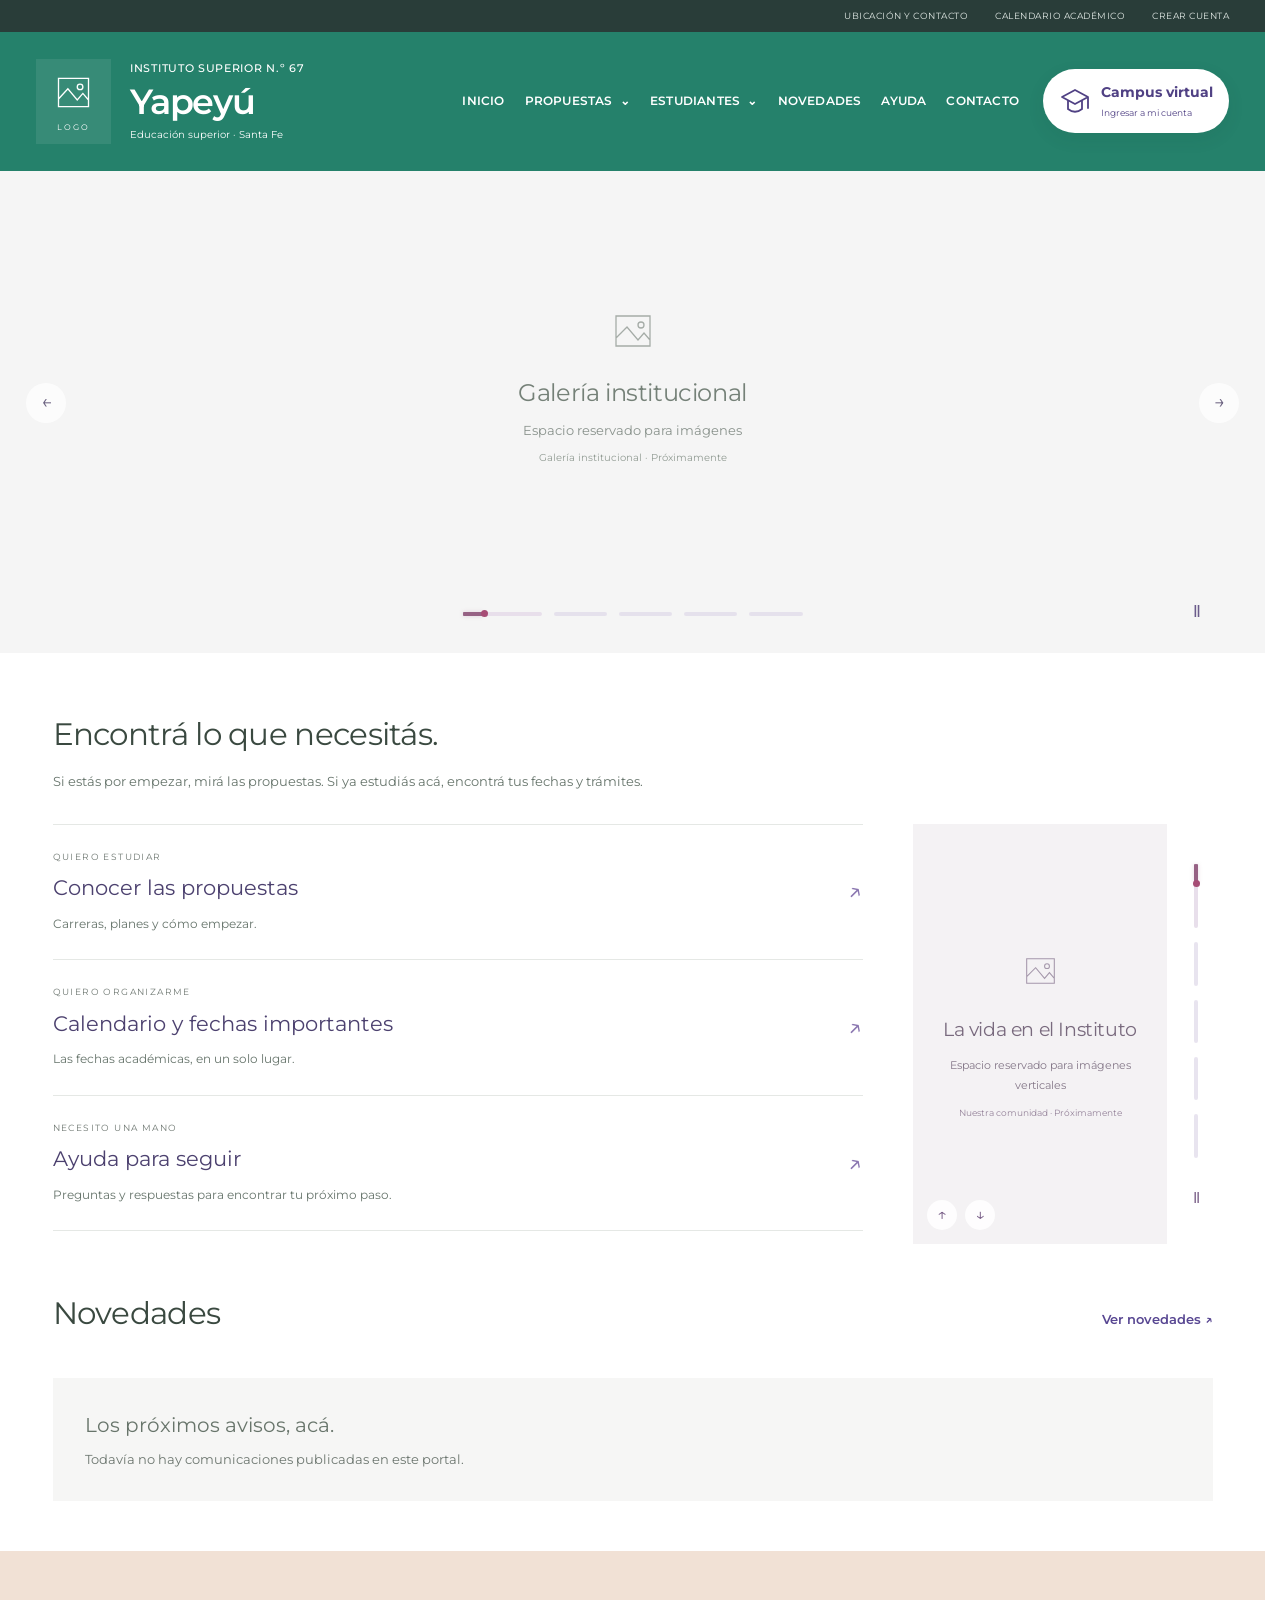
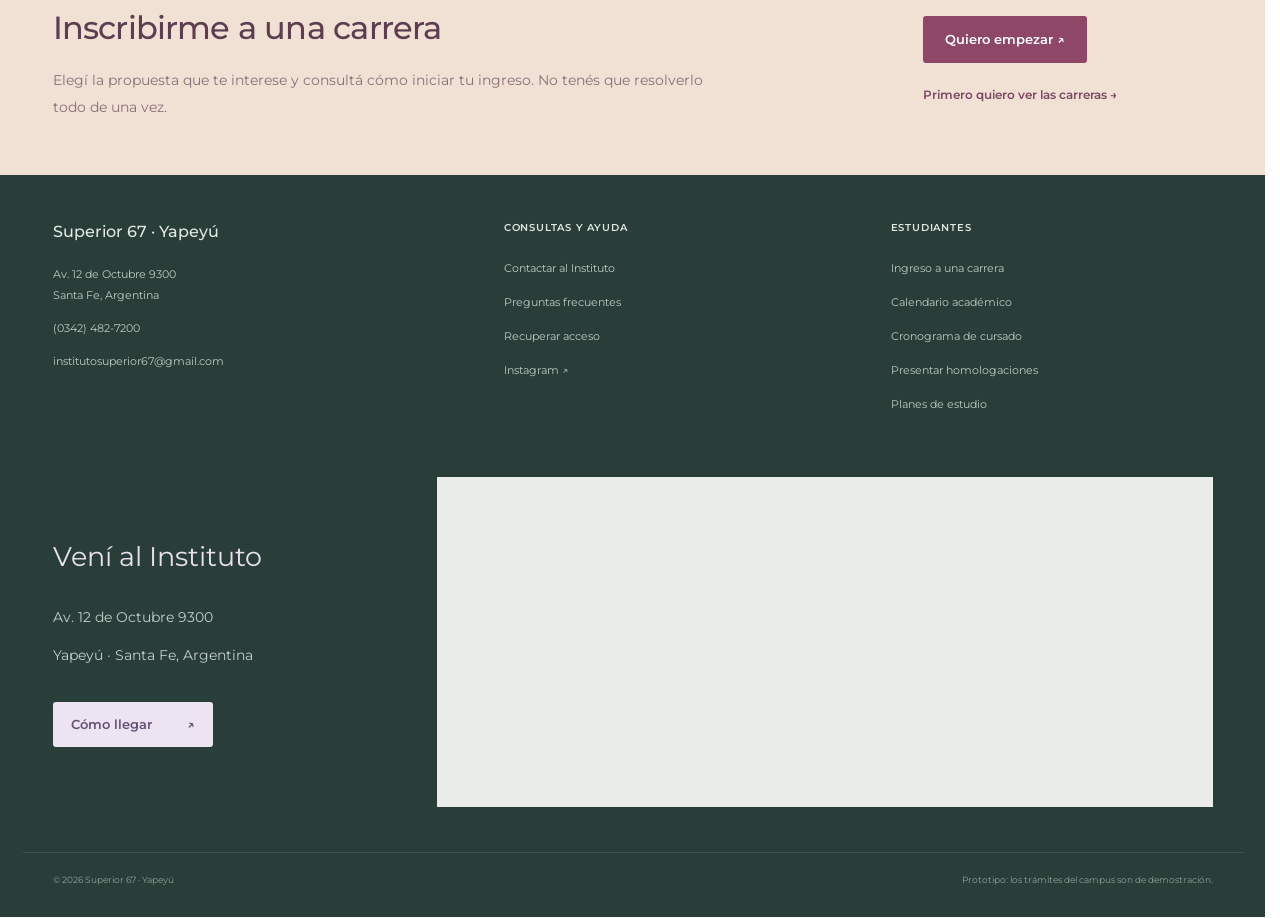
<file: index.html>
<!doctype html>
<html lang="es">

<head>
  <meta charset="utf-8">
  <meta name="viewport" content="width=device-width, initial-scale=1">
  <meta name="description"
    content="Instituto Superior 67 Yapeyú. Propuestas, ingreso, calendario académico, cronograma y consultas.">
  <meta name="theme-color" content="#25816b">
  <title>Instituto Superior N.º 67 · Yapeyú</title>
  <link rel="preconnect" href="https://fonts.googleapis.com">
  <link href="https://fonts.googleapis.com/css2?family=Montserrat:wght@300;400;500;600;700;800&display=swap"
    rel="stylesheet">
  <link rel="stylesheet" href="https://cdnjs.cloudflare.com/ajax/libs/font-awesome/6.5.1/css/all.min.css">
  <!-- 1. Estilos heredados: sólo necesarios para los paneles del campus. -->
  <link rel="stylesheet" href="css/styles.css">
  <link rel="stylesheet" href="css/unificado.css">
  <!-- 2. Diseño público actual: una única hoja ordenada por componente. -->
  <link rel="stylesheet" href="css/publico67.css">
</head>

<body data-surface="public">
  <div class="page-scroll-progress" aria-hidden="true"></div>
  <a class="skip-link" href="#mainHome">Saltar al contenido principal</a>

  <!-- CABECERA: marca institucional, navegación y acceso al campus. -->
  <div class="institution-shell">
    <nav class="utility-bar" aria-label="Accesos institucionales">
      <div class="header-width">
        <button data-route="contacto">UBICACIÓN Y CONTACTO</button>
        <button data-route="calendario">CALENDARIO ACADÉMICO</button>
        <button data-campus="register">CREAR CUENTA</button>
      </div>
    </nav>
    <header class="site-header">
      <div class="header-width header-layout">
        <button class="site-brand" data-route="inicio" aria-label="Instituto Superior 67 Yapeyú, ir al inicio">
          <!-- LOGO: reemplazar este molde por un img del escudo oficial. No se inventó un logo. -->
          <span class="logo-mould" aria-label="Espacio para el logo oficial">
            <svg viewBox="0 0 48 48" fill="none" aria-hidden="true">
              <path d="M8 9h32v30H8V9Zm0 22 10-11 10 12 6-7 6 7" stroke="currentColor" stroke-width="1.4" />
              <circle cx="31" cy="18" r="3" stroke="currentColor" stroke-width="1.4" />
            </svg>
            <small>LOGO</small>
          </span>
          <span class="brand-copy"><span>INSTITUTO SUPERIOR N.º 67</span><strong>Yapeyú</strong><small>Educación
              superior · Santa Fe</small></span>
        </button>
        <nav class="public-nav" aria-label="Navegación principal">
          <button id="menuToggle" class="mobile-menu" aria-expanded="false" aria-controls="mainMenu">☰ MENÚ</button>
          <ul id="mainMenu" class="main-menu">
            <li><button data-route="inicio">INICIO</button></li>
            <li class="has-dropdown">
              <button class="nav-trigger" aria-expanded="false" aria-controls="proposalMenu">PROPUESTAS <span
                  aria-hidden="true">⌄</span></button>
              <ul class="dropdown" id="proposalMenu">
                <li><button data-route="carreras">Toda la propuesta académica</button></li>
                <li><button data-route="terciarios">Terciarios</button></li>
                <li><button data-route="profesorados">Profesorados</button></li>
                <li><button data-route="planes">Planes de estudio</button></li>
              </ul>
            </li>
            <li class="has-dropdown">
              <button class="nav-trigger" aria-expanded="false" aria-controls="studentMenu">ESTUDIANTES <span
                  aria-hidden="true">⌄</span></button>
              <ul class="dropdown" id="studentMenu">
                <li><button data-route="inscripcion">Inscripción a una carrera</button></li>
                <li><button data-route="calendario">Calendario académico</button></li>
                <li><button data-route="cronograma">Cronograma de cursado</button></li>
                <li><button data-route="homologaciones">Presentar homologaciones</button></li>
                <li><button data-campus="student-enroll">Inscripción a materias · Campus</button></li>
                <li><button data-campus="student-finals">Mesas de examen · Campus</button></li>
                <li><button data-route="normativas">Normativas y correlatividades</button></li>
              </ul>
            </li>
            <li><button data-route="novedades">NOVEDADES</button></li>
            <li><button data-route="ayuda">AYUDA</button></li>
            <li><button data-route="contacto">CONTACTO</button></li>
          </ul>
        </nav>
        <button class="campus-access" data-campus="login">
          <svg viewBox="0 0 32 32" fill="none" aria-hidden="true">
            <path d="m3 12 13-7 13 7-13 7-13-7Z" stroke="currentColor" stroke-width="1.8" stroke-linejoin="round" />
            <path d="M9 16v8c5 4 9 4 14 0v-8M29 13v10" stroke="currentColor" stroke-width="1.8"
              stroke-linecap="round" />
          </svg>
          <span><strong>Campus virtual</strong><small>Ingresar a mi cuenta</small></span><span class="campus-chevron"
            aria-hidden="true">↗</span>
        </button>
      </div>
    </header>
  </div>

  <!-- INICIO: imágenes pendientes, orientación y un solo llamado al ingreso al final. -->
  <div id="publicSite">
    <main id="mainHome">
      <h1 class="visually-hidden">Tu recorrido en el Superior 67 · Yapeyú</h1>
      <section id="gallery" class="gallery" aria-roledescription="carrusel" aria-label="Galería institucional">
        <div id="galleryTrack" class="gallery-track"></div>
        <div class="gallery-overlay-controls"><button id="galleryPrevious" class="gallery-arrow previous"
            aria-label="Imagen anterior">←</button><button id="galleryNext" class="gallery-arrow next"
            aria-label="Imagen siguiente">→</button></div>
        <div class="gallery-bottom page-width">
          <div id="galleryProgress" class="gallery-progress" aria-label="Elegir imagen"></div><button id="galleryPause"
            class="gallery-pause" aria-label="Pausar galería" aria-pressed="false">Ⅱ</button>
        </div>
      </section>

      <section class="home-orientation page-width">
        <header class="home-section-title reveal">
          <h2>Encontrá lo que necesitás.</h2>
          <p>Si estás por empezar, mirá las propuestas. Si ya estudiás acá, encontrá tus fechas y trámites.</p>
        </header>
        <div class="orientation-layout">
          <div class="orientation-links">
            <button class="orientation-row reveal" data-route="carreras"><span><small>QUIERO
                  ESTUDIAR</small><strong>Conocer las propuestas</strong><span>Carreras, planes y cómo
                  empezar.</span></span><b aria-hidden="true">↗</b></button>
            <button class="orientation-row reveal" data-route="calendario"><span><small>QUIERO
                  ORGANIZARME</small><strong>Calendario y fechas importantes</strong><span>Las fechas académicas, en un
                  solo lugar.</span></span><b aria-hidden="true">↗</b></button>
            <button class="orientation-row reveal" data-route="ayuda"><span><small>NECESITO UNA
                  MANO</small><strong>Ayuda para seguir</strong><span>Preguntas y respuestas para encontrar tu próximo
                  paso.</span></span><b aria-hidden="true">↗</b></button>
          </div>
          <aside id="portraitGallery" class="home-media portrait-gallery reveal" aria-roledescription="carrusel"
            aria-label="Galería vertical de la comunidad">
            <div class="portrait-viewport">
              <div id="portraitTrack" class="portrait-track"></div>
            </div>
            <div class="portrait-controls">
              <div id="portraitProgress" class="portrait-progress" aria-label="Elegir imagen vertical"></div><button
                id="portraitPause" class="portrait-pause" type="button" aria-label="Pausar galería vertical"
                aria-pressed="false">Ⅱ</button>
            </div>
            <div class="portrait-arrows"><button id="portraitPrevious" type="button"
                aria-label="Imagen vertical anterior">↑</button><button id="portraitNext" type="button"
                aria-label="Imagen vertical siguiente">↓</button></div>
          </aside>
        </div>
      </section>

      <section class="home-news page-width reveal">
        <header class="home-section-title inline-title">
          <div>
            <h2>Novedades</h2>
          </div><button class="action-link" data-route="novedades">Ver novedades ↗</button>
        </header>
        <div class="news-empty">
          <h3>Los próximos avisos, acá.</h3>
          <p>Todavía no hay comunicaciones publicadas en este portal.</p>
        </div>
      </section>


      <!-- ÚNICO INGRESO DEL INICIO. Franja de extremo a extremo, sin número 01. -->
      <section class="home-enrollment" id="ingreso">
        <div class="page-width reveal">
          <div>
            <h2>Inscribirme a una carrera</h2>
            <p>Elegí la propuesta que te interese y consultá cómo iniciar tu ingreso. No tenés que resolverlo todo de
              una vez.</p>
          </div>
          <div class="actions"><button class="action-button" data-route="inscripcion">Quiero empezar ↗</button><button
              class="action-link" data-route="carreras">Primero quiero ver las carreras →</button></div>
        </div>
      </section>
    </main>
  </div>
  <!-- Contenedor de páginas públicas: el router conserva un único encabezado por sección. -->
  <div class="hidden public-info" id="publicInfoView">
    <main class="public-info-main" id="publicInfoContent"></main>
  </div>
  <!-- CAMPUS DE DEMOSTRACIÓN: autenticación y perfiles originales. Conectar a backend antes de uso real. -->
  <div class="hidden" id="authView">
    <header class="topbar">
      <div class="brand"><span class="brand67 brand67-small" aria-hidden="true">67<span>ISP</span></span>
        <div>Instituto Superior N.º 67<small>Acceso al sistema</small></div>
      </div>
      <button class="btn btn-outline" onclick="backPublic()">Volver al inicio</button>
    </header>
    <div class="auth-shell">
      <div class="auth-card">
        <div class="auth-side">
          <div class="auth-logo-wrap"><span class="brand67 brand67-small" aria-hidden="true">67<span>ISP</span></span>
            <div><b style="font-size:18px;color:#17316b">Instituto Superior N.º 67</b><small class="muted"
                style="display:block;margin-top:3px">Acceso institucional</small></div>
          </div>
          <h2 id="authSideTitle">Accedé a tu cuenta</h2>
          <p>Ingresá a tu espacio de estudio, consultá tus materias y gestioná tus inscripciones.</p>
          <p class="note">Demostración interactiva: los datos y las operaciones de este portal son de prueba.</p>
          <div class="note">Alumno: inscripciones, materias, finales y aula virtual.<br /><br />Docente: cursos,
            solicitudes, actividades, notas y asistencia.<br /><br />Administrador: cuenta institucional creada por alta
            interna; gestión académica, usuarios, inventario, finales y reportes.</div>
        </div>
        <div class="auth-form">
          <div id="loginForm">
            <h2 style="margin-top:0">Iniciar sesión</h2>
            <p class="muted">Ingresá tus credenciales.</p>
            <div class="field"><label>Usuario o correo</label><input id="loginUser"
                placeholder="Ej.: alumno@sie.edu.ar" /></div>
            <div class="field"><label>Contraseña</label><input id="loginPass" placeholder="Ingresá tu contraseña"
                type="password" /></div>
            <div style="display:flex;justify-content:space-between;align-items:center;margin:6px 0 18px">
              <label style="font-size:13px"><input type="checkbox" /> Recordarme</label>
              <a href="javascript:void(0)" onclick="showAuth('reset');return false"
                style="color:var(--blue);font-size:13px">¿Olvidaste tu contraseña?</a>
            </div>
            <button class="btn btn-primary" onclick="login()" style="width:100%">Ingresar</button>
            <div class="demo-box">
              Demo: <b>alumno@sie.edu.ar</b>, <b>docente@sie.edu.ar</b> o <b>admin@sie.edu.ar</b> · contraseña:
              <b>1234</b>
            </div>
            <p style="text-align:center;margin-top:18px">¿No tenés cuenta? <a href="javascript:void(0)"
                onclick="showAuth('register');return false" style="color:var(--blue)">Registrate</a></p>
          </div>
          <div class="hidden" id="registerForm">
            <h2 style="margin-top:0">Crear cuenta de estudiante</h2>
            <p class="muted">Completá tus datos para solicitar el acceso como alumno del Instituto.</p>
            <div class="note" style="margin-bottom:14px"><b>Importante:</b> el registro público está disponible
              únicamente para estudiantes. Las cuentas de docentes y administradores son habilitadas por la institución.
            </div>
            <div class="validation-summary" id="registerSummary">Revisá los campos marcados antes de continuar.</div>

            <div class="form-row">
              <div class="field" id="fieldRegName"><label>Nombre y apellido *</label><input id="regName"
                  autocomplete="name" maxlength="80" placeholder="Nombre completo"
                  oninput="validateRegisterField('name')">
                <div class="field-error" id="errRegName"></div>
              </div>
              <div class="field" id="fieldRegDni"><label>DNI *</label><input id="regDni" inputmode="numeric"
                  maxlength="8" placeholder="Documento" oninput="digitsOnly(this);validateRegisterField('dni')">
                <div class="field-error" id="errRegDni"></div>
              </div>
            </div>
            <div class="form-row">
              <div class="field" id="fieldRegCuil"><label>CUIL *</label><input id="regCuil" inputmode="numeric"
                  maxlength="11" placeholder="11 dígitos, sin guiones"
                  oninput="digitsOnly(this);validateRegisterField('cuil')">
                <div class="field-error" id="errRegCuil"></div>
              </div>
              <div class="field" id="fieldRegPhone"><label>Teléfono *</label><input id="regPhone" inputmode="tel"
                  maxlength="18" placeholder="+54 342 ..." oninput="validateRegisterField('phone')">
                <div class="field-error" id="errRegPhone"></div>
              </div>
            </div>
            <div class="field" id="fieldRegEmail"><label>Correo electrónico *</label><input id="regEmail" type="email"
                autocomplete="email" maxlength="100" placeholder="nombre@correo.com"
                oninput="validateRegisterField('email')">
              <div class="field-error" id="errRegEmail"></div>
            </div>
            <div class="form-row">
              <div class="field" id="fieldRegPass"><label>Contraseña *</label><input id="regPass" type="password"
                  autocomplete="new-password" maxlength="64"
                  oninput="updatePasswordRules();validateRegisterField('pass');validateRegisterField('confirm')">
                <div class="password-rules"><span class="password-rule" id="ruleLength">8+ caracteres</span><span
                    class="password-rule" id="ruleUpper">Mayúscula</span><span class="password-rule"
                    id="ruleLower">Minúscula</span><span class="password-rule" id="ruleNumber">Número</span></div>
                <div class="field-error" id="errRegPass"></div>
              </div>
              <div class="field" id="fieldRegConfirm"><label>Confirmar contraseña *</label><input id="regConfirm"
                  type="password" autocomplete="new-password" maxlength="64" oninput="validateRegisterField('confirm')">
                <div class="field-error" id="errRegConfirm"></div>
              </div>
            </div>
            <label
              style="display:flex;align-items:flex-start;gap:9px;margin:4px 0 16px;font-size:12px;color:var(--muted)"><input
                id="regTerms" type="checkbox" style="margin-top:2px"> <span>Acepto los términos institucionales y
                declaro que los datos ingresados son correctos.</span></label>
            <button class="btn btn-primary" onclick="registerAccount()" style="width:100%">Enviar solicitud de
              registro</button>
            <p style="text-align:center;margin-top:18px">¿Ya tenés cuenta? <a href="javascript:void(0)"
                onclick="showAuth('login');return false" style="color:var(--blue)">Iniciá sesión</a></p>
          </div>
          <div class="hidden" id="resetForm">
            <h2 style="margin-top:0">Restablecer contraseña</h2>
            <p class="muted">Ingresá tu correo para simular la recuperación de acceso.</p>
            <div class="field" id="fieldResetEmail"><label>Correo electrónico <span
                  style="color:#c62828">*</span></label><input id="resetEmail" type="email" required
                autocomplete="email" maxlength="100" placeholder="nombre@correo.com"
                oninput="validateResetEmailField()" />
              <div class="field-error" id="errResetEmail"></div>
            </div>
            <button class="btn btn-primary" onclick="validateReset()" style="width:100%">Enviar enlace</button>
            <div class="note" style="margin-top:16px">En esta demostración no se envían correos. El mensaje es el mismo
              exista o no
              la cuenta.</div>
            <p style="text-align:center;margin-top:18px"><a href="javascript:void(0)"
                onclick="showAuth('login');return false" style="color:var(--blue)">Volver al login</a></p>
          </div>
        </div>
      </div>
    </div>
  </div>
  <div class="hidden app-shell" id="appView">
    <aside class="sidebar">
      <div class="brand"><span class="brand67 brand67-small" aria-hidden="true">67<span>ISP</span></span>
        <div>Instituto Superior N.º 67<small id="roleLabel">Usuario</small></div>
      </div>
      <div class="menu" id="roleMenu"></div>
      <div class="sidebar-bottom"><button class="btn btn-outline" onclick="logout()" style="width:100%">Cerrar
          sesión</button></div>
    </aside>
    <div class="app-main">
      <header class="app-top">
        <div id="topTitle" style="font-weight:700">Portal</div>
        <div class="userbox">
          <div class="avatar" id="avatar">U</div>
          <div><b id="userName">Usuario</b><small class="muted" id="userRole" style="display:block"></small></div>
        </div>
      </header>
      <main class="content" id="pageContent"></main>
    </div>
  </div>
  <div class="modal hidden" id="modal">
    <div class="modal-card" id="modalCard"></div>
  </div>
  <div class="toast hidden" id="toast"></div>






  <!-- FOOTER: contacto visible y accesos conectados a formularios, no a saltos ambiguos. -->
  <footer class="footer shared-footer" id="contacto">
    <div class="page-width footer-grid">
      <div><strong class="footer-brand">Superior 67 · Yapeyú</strong>
        <p>Av. 12 de Octubre 9300<br>Santa Fe, Argentina</p>
        <p><a href="tel:+543424827200">(0342) 482-7200</a></p>
        <p><a href="mailto:institutosuperior67@gmail.com">institutosuperior67@gmail.com</a></p>
      </div>
      <div>
        <h2>CONSULTAS Y AYUDA</h2>
        <ul>
          <li><button data-route="contacto">Contactar al Instituto</button></li>
          <li><button data-route="ayuda">Preguntas frecuentes</button></li>
          <li><button data-campus="reset">Recuperar acceso</button></li>
          <li><a href="https://www.instagram.com/institutosuperior67yapeyu/" target="_blank" rel="noopener">Instagram
              ↗</a></li>
        </ul>
      </div>
      <div>
        <h2>ESTUDIANTES</h2>
        <ul>
          <li><button data-route="inscripcion">Ingreso a una carrera</button></li>
          <li><button data-route="calendario">Calendario académico</button></li>
          <li><button data-route="cronograma">Cronograma de cursado</button></li>
          <li><button data-route="homologaciones">Presentar homologaciones</button></li>
          <li><button data-route="planes">Planes de estudio</button></li>
        </ul>
      </div>
    </div>
    <div class="page-width footer-location">
      <div class="location-copy">
        <h2>Vení al Instituto</h2>
        <p>Av. 12 de Octubre 9300</p>
        <p>Yapeyú · Santa Fe, Argentina</p><a
          href="https://www.google.com/maps/search/?api=1&query=Avenida+12+de+Octubre+9300+Santa+Fe+Argentina"
          target="_blank" rel="noopener">Cómo llegar <span aria-hidden="true">↗</span></a>
      </div>
      <div class="footer-map"><iframe title="Ubicación del Superior 67 en Av. 12 de Octubre 9300, Santa Fe"
          src="https://maps.google.com/maps?q=Avenida%2012%20de%20Octubre%209300%2C%20Santa%20Fe%2C%20Argentina&z=16&output=embed"
          loading="lazy" referrerpolicy="no-referrer-when-downgrade"></iframe></div>
    </div>
    <div class="footer-bottom page-width">
      <p>© <span id="currentYear">2026</span> Superior 67 · Yapeyú</p>
      <p>Prototipo: los trámites del campus son de demostración.</p>
    </div>
  </footer>

  <!-- Control móvil con alternativa de teclado: Mayús + flechas mueve; Escape restablece. -->
  <button id="backToTop" class="back-to-top" aria-label="Volver arriba. Podés arrastrar este botón para moverlo."
    aria-describedby="floatingHelp" title="Volver arriba · Arrastrá para mover">↑</button>
  <span id="floatingHelp" class="visually-hidden">Con teclado: Mayús y flechas para mover. Escape para restablecer.
    Enter para volver arriba.</span>

  <!-- CAMPUS HEREDADO -->
  <script src="js/campus/sistema-demo.js"></script>
  <script src="js/campus/acceso-demo.js"></script>
  <!-- PÚBLICO: cargar en este orden. Sin módulos ES para permitir abrir index.html directamente. -->
  <script src="js/publico/01-configuracion.js"></script>
  <script src="js/publico/02-utilidades.js"></script>
  <script src="js/publico/03-paginas.js"></script>
  <script src="js/publico/04-formularios.js"></script>
  <script src="js/publico/05-navegacion.js"></script>
  <script src="js/publico/06-galeria.js"></script>
  <script src="js/publico/07-boton-flotante.js"></script>
  <script src="js/publico/08-controles.js"></script>
  <script src="js/publico/09-inicio.js"></script>
</body>

</html>
</file>
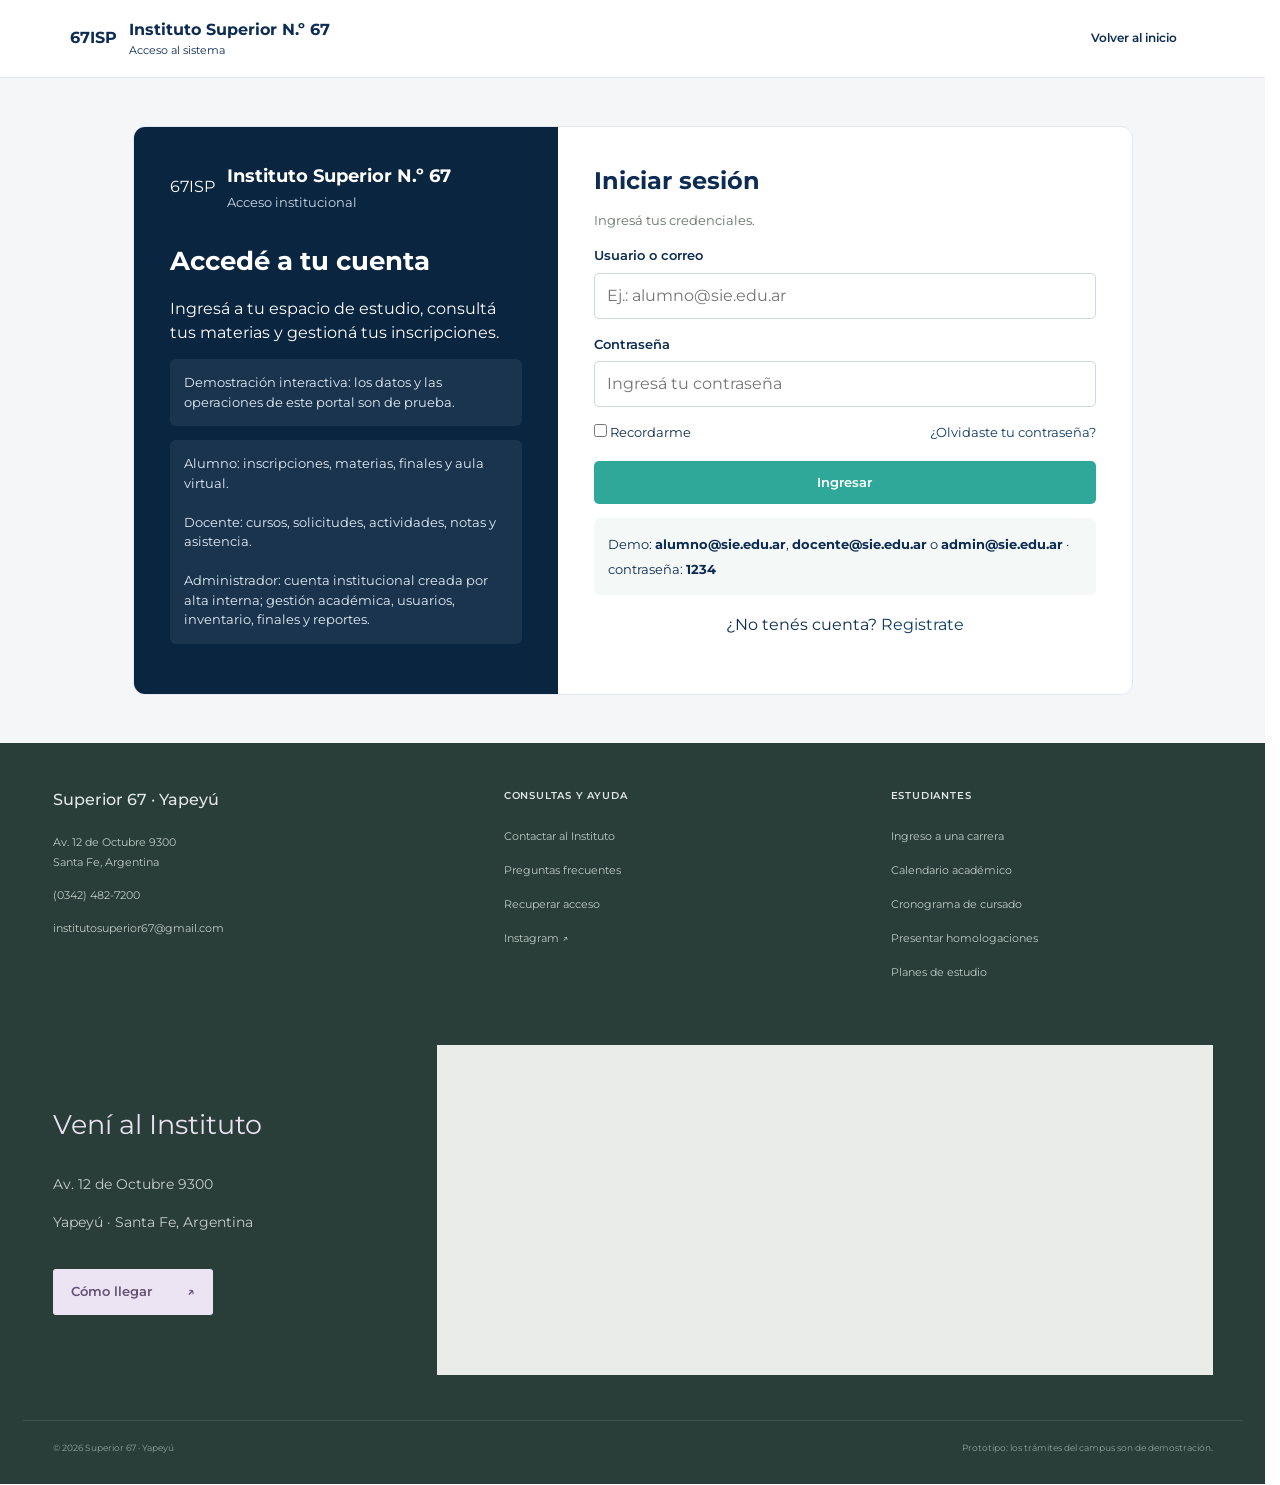
<file: login.html>
<!DOCTYPE html>
<html lang="es">

<head>
    <meta charset="utf-8">
    <meta http-equiv="refresh" content="0;url=index.html#acceso">
    <title>Instituto Superior N.º 67 · Yapeyú</title>
</head>

<body><a href="index.html#acceso">Continuar al portal</a></body>

</html>
</file>
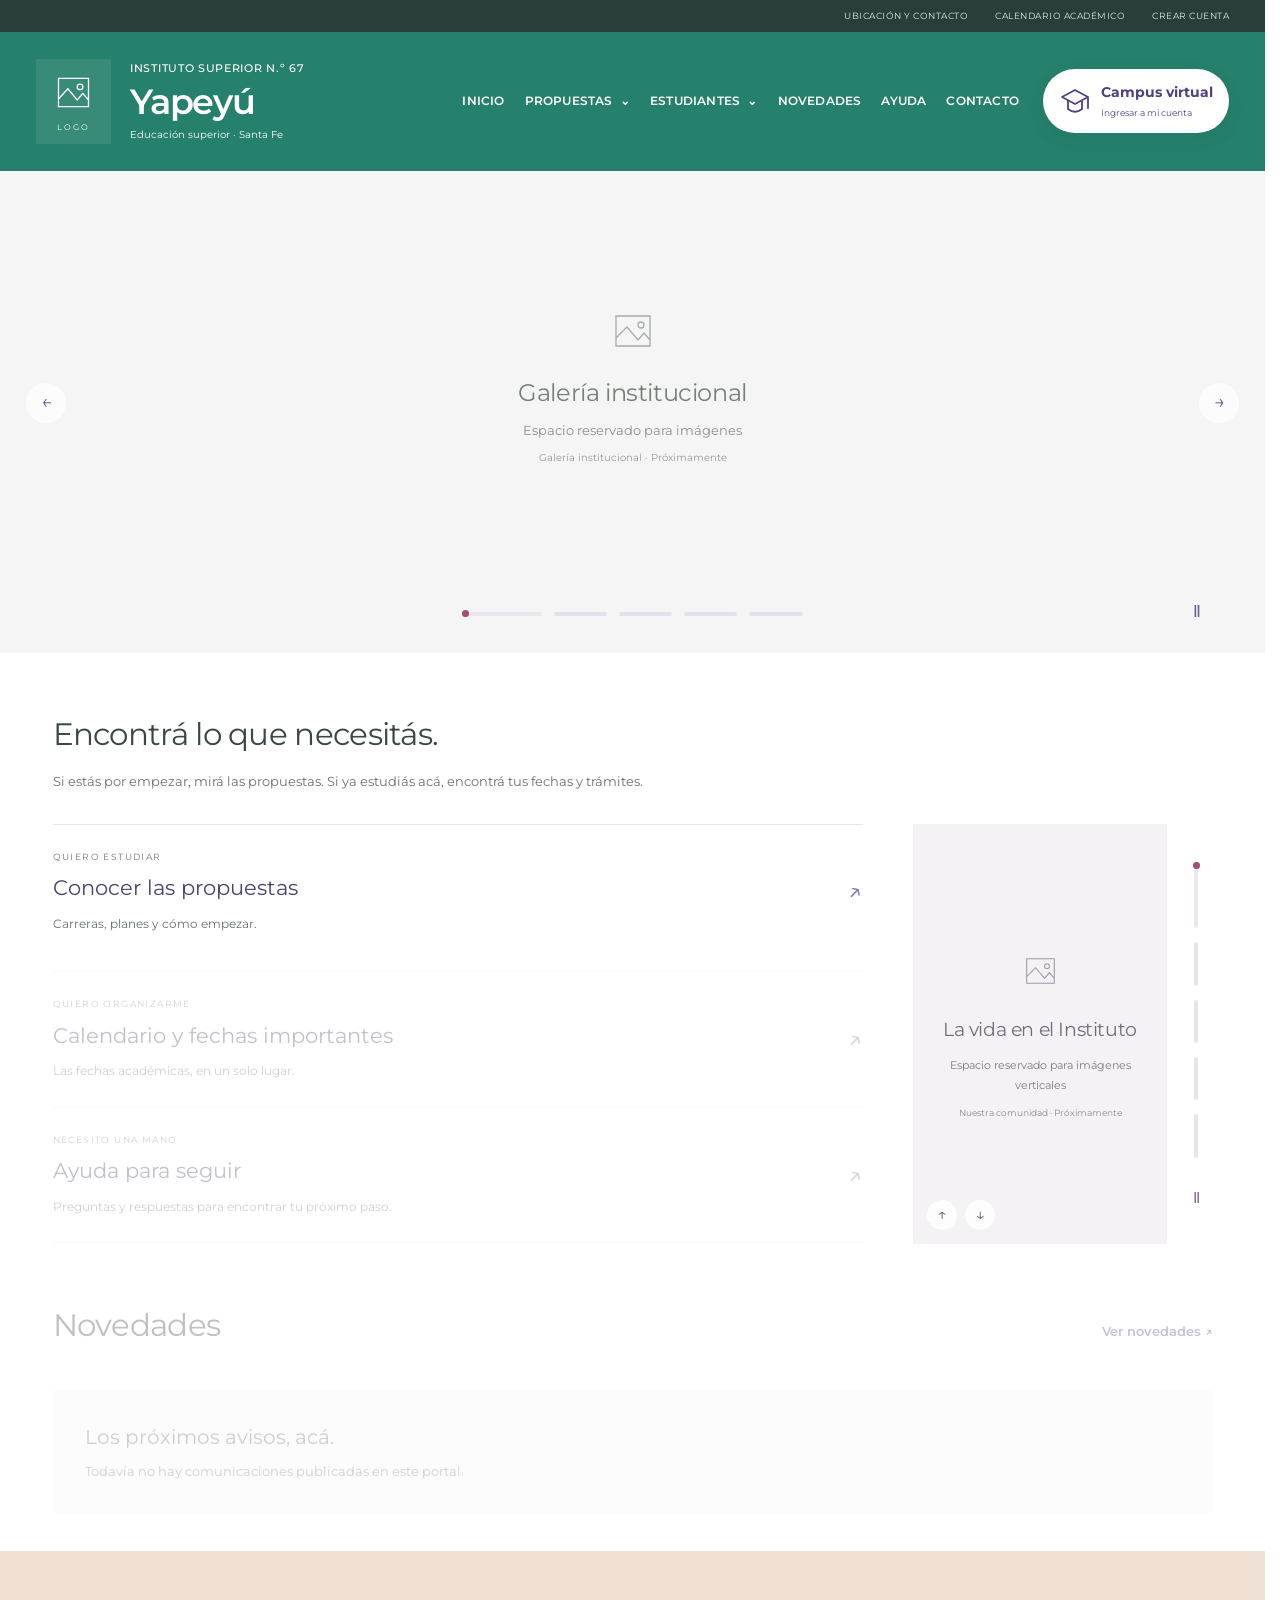
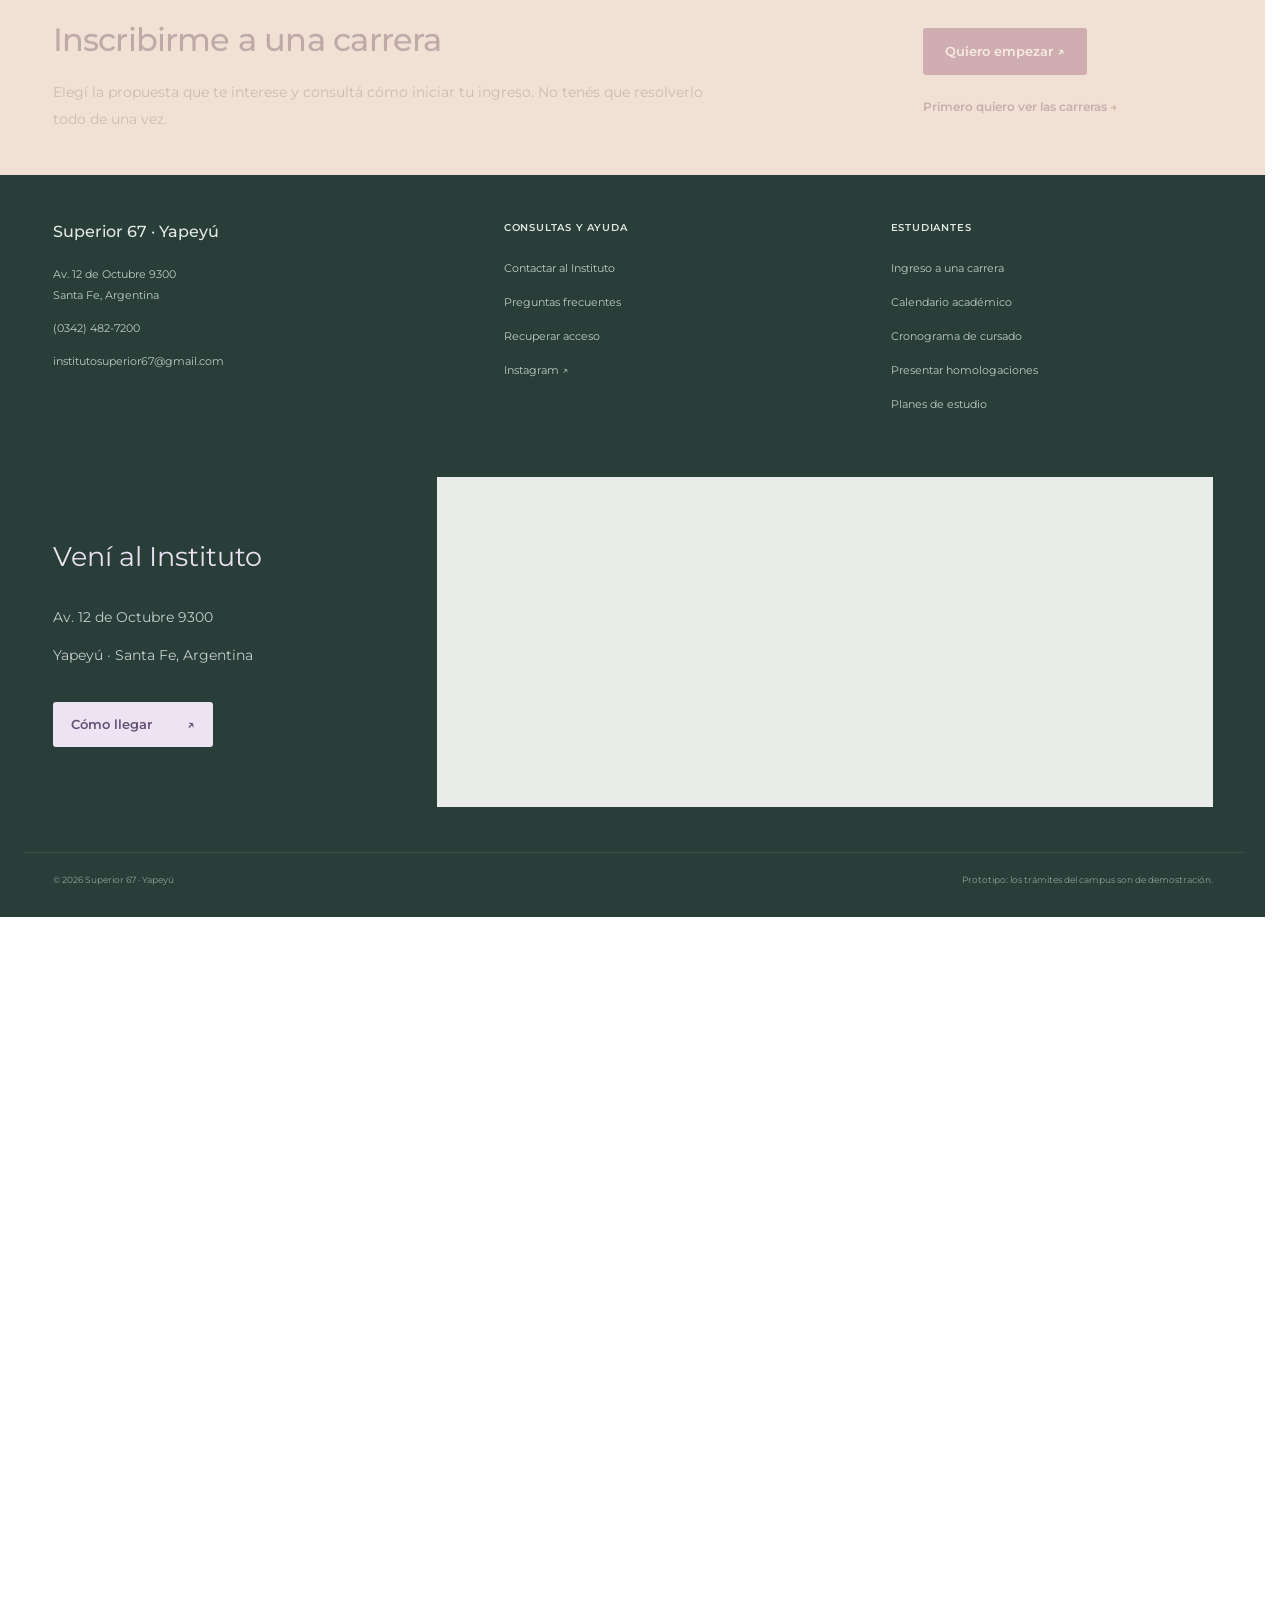
<file: Sistema_Educativo.html>
<!DOCTYPE html>
<html lang="es">

<head>
    <meta charset="utf-8">
    <meta http-equiv="refresh" content="0;url=index.html#inicio">
    <title>Instituto Superior N.º 67 · Yapeyú</title>
</head>

<body><a href="index.html#inicio">Continuar al portal</a></body>

</html>
</file>
<file: css/styles.css>
/* Instituto Superior N° 46 "Domingo Guzmán Silva" — Prototipo */

:root {
  --azul-oscuro: #0d2c54;
  --azul-header: #0a2540;
  --azul-navbar: #0d3b66;
  --azul-hero: #0d2c54;
  --verde: #2fa89a;
  --verde-oscuro: #24897d;
  --gris-texto: #4a5568;
  --gris-claro: #f4f6f8;
  --blanco: #ffffff;
  --borde: #e2e8f0;

  --font-heading: 'Montserrat', sans-serif;
  --font-body: 'Montserrat', sans-serif;
}

* { margin: 0; padding: 0; box-sizing: border-box; }

body {
  font-family: var(--font-body);
  color: #333;
  line-height: 1.5;
}

img { max-width: 100%; display: block; }

a { text-decoration: none; color: inherit; }

ul { list-style: none; }

.container {
  max-width: 1180px;
  margin: 0 auto;
  padding: 0 20px;
}

/*  TOPBAR  */
.topbar {
  background: var(--azul-header);
  font-size: 12px;
}

.topbar__inner { display: flex; justify-content: flex-end; }

.topbar__links {
  display: flex;
  gap: 22px;
  padding: 8px 0;
}

.topbar__links li {
  color: #cdd8e6;
  display: flex;
  align-items: center;
  gap: 6px;
  letter-spacing: .3px;
  cursor: pointer;
}

.topbar__links li:hover { color: var(--blanco); }

/*  HEADER  */
.header {
  background: var(--blanco);
  padding: 18px 0;
  border-bottom: 1px solid var(--borde);
}

.header__inner {
  display: flex;
  align-items: center;
  justify-content: space-between;
  gap: 20px;
}

.header__brand {
  display: flex;
  align-items: center;
  gap: 16px;
}

.header__logo {
  width: 68px;
  height: 68px;
  object-fit: contain;
}

.header__title { display: flex; flex-direction: column; }

.header__eyebrow {
  font-size: 13px;
  color: var(--gris-texto);
  font-weight: 600;
  letter-spacing: .3px;
}

.header__title h1 {
  font-family: var(--font-heading);
  font-size: 24px;
  font-weight: 800;
  color: var(--azul-oscuro);
  margin: 2px 0;
}

.header__location {
  font-size: 13px;
  color: var(--verde-oscuro);
  display: flex;
  align-items: center;
  gap: 5px;
  font-weight: 600;
}

.btn--campus {
  background: var(--verde);
  color: var(--blanco);
  display: flex;
  align-items: center;
  gap: 12px;
  padding: 12px 20px;
  border-radius: 6px;
  transition: background .2s ease;
  white-space: nowrap;
}

.btn--campus:hover { background: var(--verde-oscuro); }

.btn--campus i:first-child { font-size: 20px; }

.btn--campus span { display: flex; flex-direction: column; line-height: 1.2; }

.btn--campus strong { font-size: 14px; font-family: var(--font-heading); }

.btn--campus small { font-size: 11px; opacity: .9; }

.btn__arrow { margin-left: 4px; font-size: 12px; }

/*  NAVBAR  */
.navbar { background: var(--azul-navbar); }

.navbar__inner {
  display: flex;
  align-items: center;
  justify-content: space-between;
}

.navbar__menu {
  display: flex;
}

.navbar__menu > li {
  position: relative;
}

.navbar__menu > li > a {
  display: flex;
  align-items: center;
  gap: 8px;
  padding: 16px 18px;
  color: #d7e2ef;
  font-size: 13px;
  font-weight: 600;
  letter-spacing: .3px;
  transition: background .2s ease, color .2s ease;
}

.navbar__menu > li.active > a,
.navbar__menu > li > a:hover {
  background: var(--verde);
  color: var(--blanco);
}

.navbar__menu .dropdown {
  position: absolute;
  top: 100%;
  left: 0;
  background: var(--blanco);
  min-width: 200px;
  box-shadow: 0 10px 25px rgba(0,0,0,.15);
  border-radius: 0 0 6px 6px;
  opacity: 0;
  visibility: hidden;
  transform: translateY(6px);
  transition: all .2s ease;
  z-index: 50;
}

.has-dropdown:hover .dropdown {
  opacity: 1;
  visibility: visible;
  transform: translateY(0);
}

.navbar__menu .dropdown li a {
  display: block;
  padding: 10px 18px;
  color: var(--gris-texto);
  font-size: 13px;
  font-weight: 500;
}

.navbar__menu .dropdown li a:hover {
  background: var(--gris-claro);
  color: var(--verde-oscuro);
}

.navbar__search {
  background: none;
  border: none;
  color: #d7e2ef;
  font-size: 15px;
  cursor: pointer;
  padding: 16px 20px;
}

.navbar__search:hover { color: var(--verde); }

/*  HERO  */
.hero {
  position: relative;
  min-height: 460px;
  background: linear-gradient(100deg, var(--azul-hero) 38%, rgba(13,44,84,.35) 70%),
              url('https://images.unsplash.com/photo-1562774053-701939374585?q=80&w=1600&auto=format&fit=crop') right center / cover no-repeat;
  display: flex;
  align-items: center;
}

.hero__inner { position: relative; z-index: 2; }

.hero__text { max-width: 560px; color: var(--blanco); }

.hero__text h2 {
  font-family: var(--font-heading);
  font-size: 42px;
  font-weight: 700;
  line-height: 1.2;
  margin-bottom: 18px;
}

.hero__text h2 span { color: var(--verde); font-weight: 800; }

.hero__text p {
  font-size: 16px;
  color: #dbe4ee;
  margin-bottom: 28px;
  max-width: 460px;
}

.btn--outline {
  display: inline-flex;
  align-items: center;
  gap: 10px;
  background: var(--verde);
  color: var(--blanco);
  padding: 14px 22px;
  border-radius: 4px;
  font-size: 13px;
  font-weight: 700;
  letter-spacing: .3px;
  transition: background .2s ease;
}

.btn--outline:hover { background: var(--verde-oscuro); }

.hero__dots {
  position: absolute;
  bottom: 22px;
  left: 50%;
  transform: translateX(-50%);
  display: flex;
  gap: 8px;
  z-index: 2;
}

.dot {
  width: 26px;
  height: 6px;
  border-radius: 3px;
  background: rgba(255,255,255,.4);
  cursor: pointer;
}

.dot.active { background: var(--verde); width: 34px; }

/*  QUICK ACCESS  */
.quick-access {
  background: var(--gris-claro);
  padding: 55px 0 40px;
}

.quick-access__grid {
  display: grid;
  grid-template-columns: repeat(5, 1fr);
  gap: 22px;
}

.quick-card {
  background: var(--blanco);
  border-radius: 8px;
  padding: 30px 20px;
  text-align: center;
  box-shadow: 0 2px 10px rgba(13,44,84,.06);
  transition: transform .2s ease, box-shadow .2s ease;
}

.quick-card:hover {
  transform: translateY(-4px);
  box-shadow: 0 12px 24px rgba(13,44,84,.12);
}

.quick-card__icon {
  width: 58px;
  height: 58px;
  border-radius: 50%;
  background: var(--verde);
  color: var(--blanco);
  font-size: 22px;
  display: flex;
  align-items: center;
  justify-content: center;
  margin: 0 auto 16px;
}

.quick-card h3 {
  font-family: var(--font-heading);
  font-size: 15px;
  font-weight: 700;
  color: var(--azul-oscuro);
  margin-bottom: 8px;
  letter-spacing: .3px;
}

.quick-card p {
  font-size: 13px;
  color: var(--gris-texto);
  margin-bottom: 14px;
}

.quick-card__arrow {
  color: var(--verde-oscuro);
  font-size: 14px;
}

/*  NOVEDADES  */
.news { padding: 60px 0; background: var(--blanco); }

.news__header {
  display: flex;
  align-items: center;
  justify-content: space-between;
  margin-bottom: 30px;
}

.news__header h2 {
  font-family: var(--font-heading);
  font-size: 22px;
  font-weight: 800;
  color: var(--azul-oscuro);
  letter-spacing: .3px;
  position: relative;
  padding-bottom: 12px;
}

.news__header h2::after {
  content: '';
  position: absolute;
  left: 0;
  bottom: 0;
  width: 46px;
  height: 3px;
  background: var(--verde);
}

.btn--ghost {
  border: 1.5px solid var(--verde);
  color: var(--verde-oscuro);
  padding: 10px 18px;
  border-radius: 4px;
  font-size: 12px;
  font-weight: 700;
  display: inline-flex;
  align-items: center;
  gap: 8px;
  transition: all .2s ease;
}

.btn--ghost:hover { background: var(--verde); color: var(--blanco); }

.news__grid {
  display: grid;
  grid-template-columns: repeat(3, 1fr);
  gap: 26px;
}

.news-card {
  background: var(--blanco);
  border-radius: 8px;
  overflow: hidden;
  box-shadow: 0 2px 12px rgba(13,44,84,.08);
  transition: transform .2s ease;
}

.news-card:hover { transform: translateY(-4px); }

.news-card__img {
  height: 190px;
  position: relative;
  background-size: cover;
  background-position: center;
}

.news-card__img--1 { background-image: linear-gradient(0deg, rgba(13,44,84,.15), rgba(13,44,84,.15)), url('https://images.unsplash.com/photo-1455390582262-044cdead277a?q=80&w=800&auto=format&fit=crop'); }
.news-card__img--2 { background-image: linear-gradient(0deg, rgba(13,44,84,.15), rgba(13,44,84,.15)), url('https://images.unsplash.com/photo-1580582932707-520aed937b7b?q=80&w=800&auto=format&fit=crop'); }
.news-card__img--3 { background-image: linear-gradient(0deg, rgba(13,44,84,.15), rgba(13,44,84,.15)), url('https://images.unsplash.com/photo-1516321318423-f06f85e504b3?q=80&w=800&auto=format&fit=crop'); }

.news-card__date {
  position: absolute;
  top: 14px;
  left: 14px;
  background: var(--verde-oscuro);
  color: var(--blanco);
  padding: 6px 12px;
  border-radius: 4px;
  font-size: 12px;
  text-align: center;
  line-height: 1.3;
}

.news-card__date strong { display: block; font-size: 18px; font-family: var(--font-heading); }

.news-card__body { padding: 22px; }

.news-card__body h3 {
  font-family: var(--font-heading);
  font-size: 16px;
  font-weight: 700;
  color: var(--azul-oscuro);
  margin-bottom: 8px;
}

.news-card__body p {
  font-size: 13px;
  color: var(--gris-texto);
  margin-bottom: 14px;
}

.news-card__body a {
  font-size: 12px;
  font-weight: 700;
  color: var(--verde-oscuro);
  display: inline-flex;
  align-items: center;
  gap: 6px;
}

/*  ABOUT + STATS  */
.about-stats {
  background: var(--verde);
  color: var(--blanco);
  padding: 45px 0;
}

.about-stats__inner {
  display: grid;
  grid-template-columns: 1.4fr 2fr;
  align-items: center;
  gap: 30px;
}

.about-stats__about {
  display: flex;
  gap: 20px;
  align-items: flex-start;
}

.about-stats__icon {
  width: 64px;
  height: 64px;
  min-width: 64px;
  border-radius: 50%;
  background: var(--blanco);
  color: var(--verde);
  font-size: 24px;
  display: flex;
  align-items: center;
  justify-content: center;
}

.about-stats__about h3 {
  font-family: var(--font-heading);
  font-size: 16px;
  font-weight: 800;
  letter-spacing: .3px;
  margin-bottom: 8px;
}

.about-stats__about p {
  font-size: 13px;
  color: #e7f7f4;
  margin-bottom: 14px;
  max-width: 380px;
}

.btn--white-outline {
  display: inline-block;
  border: 1.5px solid var(--blanco);
  color: var(--blanco);
  padding: 8px 18px;
  border-radius: 4px;
  font-size: 12px;
  font-weight: 700;
  transition: all .2s ease;
}

.btn--white-outline:hover { background: var(--blanco); color: var(--verde-oscuro); }

.about-stats__numbers {
  display: grid;
  grid-template-columns: repeat(4, 1fr);
  border-left: 1px solid rgba(255,255,255,.3);
}

.stat {
  text-align: center;
  padding: 0 10px;
  border-right: 1px solid rgba(255,255,255,.3);
}

.stat i { font-size: 26px; margin-bottom: 8px; }

.stat strong {
  display: block;
  font-family: var(--font-heading);
  font-size: 26px;
  font-weight: 800;
}

.stat span { font-size: 12px; color: #e7f7f4; }

/* ============ FOOTER ============ */
.footer { background: var(--azul-header); color: #c9d5e3; }

.footer__grid {
  display: grid;
  grid-template-columns: 1.6fr 1fr 1fr 1fr;
  gap: 30px;
  padding: 55px 20px 40px;
}

.footer__logo-row {
  display: flex;
  align-items: center;
  gap: 12px;
  margin-bottom: 16px;
}

.footer__logo-row img { width: 46px; height: 46px; }

.footer__logo-row strong {
  display: block;
  color: var(--blanco);
  font-family: var(--font-heading);
  font-size: 14px;
}

.footer__logo-row span { font-size: 12px; }

.footer__brand p {
  font-size: 13px;
  margin-bottom: 10px;
  display: flex;
  gap: 8px;
  align-items: flex-start;
}

.footer__social {
  display: flex;
  gap: 10px;
  margin-top: 14px;
}

.footer__social a {
  width: 34px;
  height: 34px;
  border-radius: 50%;
  background: rgba(255,255,255,.08);
  display: flex;
  align-items: center;
  justify-content: center;
  transition: background .2s ease;
}

.footer__social a:hover { background: var(--verde); }

.footer__col h4 {
  color: var(--blanco);
  font-family: var(--font-heading);
  font-size: 13px;
  font-weight: 700;
  letter-spacing: .4px;
  margin-bottom: 18px;
}

.footer__col ul li { margin-bottom: 10px; }

.footer__col ul li a { font-size: 13px; transition: color .2s ease; }

.footer__col ul li a:hover { color: var(--verde); }

.footer__hours {
  display: flex;
  gap: 10px;
  font-size: 13px;
  align-items: flex-start;
}

.footer__hours strong { color: var(--blanco); }

.footer__bottom {
  border-top: 1px solid rgba(255,255,255,.1);
  padding: 18px 0;
}

.footer__bottom p {
  text-align: center;
  font-size: 12px;
  color: #93a3b8;
}

.back-to-top {
  position: fixed;
  bottom: 26px;
  right: 26px;
  width: 46px;
  height: 46px;
  border-radius: 50%;
  background: var(--verde);
  color: var(--blanco);
  border: none;
  font-size: 16px;
  cursor: pointer;
  box-shadow: 0 6px 16px rgba(0,0,0,.2);
  opacity: 0;
  visibility: hidden;
  transform: translateY(10px);
  transition: all .25s ease;
}

.back-to-top.show { opacity: 1; visibility: visible; transform: translateY(0); }

.back-to-top:hover { background: var(--verde-oscuro); }

/* AJUSTES INSTITUCIONALES Y RESPONSIVE*/

/* Acá agregué estados de foco visibles. No cambian el look normal, pero hacen que teclado y accesibilidad estén mucho mejor resueltos. */
:focus-visible {
  outline: 3px solid rgba(47, 168, 154, .45);
  outline-offset: 3px;
}

html {
  scroll-behavior: smooth;
  scroll-padding-top: 24px;
}

body {
  min-width: 320px;
  overflow-x: hidden;
  background: var(--blanco);
}

button,
a {
  -webkit-tap-highlight-color: transparent;
}

.skip-link {
  position: fixed;
  top: 12px;
  left: 12px;
  z-index: 9999;
  padding: 10px 14px;
  border-radius: 4px;
  background: var(--blanco);
  color: var(--azul-oscuro);
  font-weight: 700;
  transform: translateY(-160%);
  transition: transform .2s ease;
}

.skip-link:focus {
  transform: translateY(0);
}

/* Acá los elementos de la topbar pasan a ser links reales, pero conservan el estilo */
.topbar__links a {
  display: flex;
  align-items: center;
  gap: 6px;
  color: inherit;
}

.topbar__links a:hover {
  color: var(--blanco);
}

/* Acá cambié el h1 visual del encabezado por una clase. El h1 real ahora queda en el hero, que es semánticamente más lógico. */
.header__name {
  font-family: var(--font-heading);
  font-size: 24px;
  font-weight: 800;
  color: var(--azul-oscuro);
  margin: 2px 0;
}

.header__brand {
  min-width: 0;
}

.header__title {
  min-width: 0;
}

.navbar {
  position: relative;
  z-index: 100;
}

.navbar__toggle {
  display: none;
  align-items: center;
  gap: 9px;
  border: 0;
  background: transparent;
  color: var(--blanco);
  font-family: var(--font-heading);
  font-size: 13px;
  font-weight: 700;
  cursor: pointer;
  padding: 14px 0;
}

.navbar__toggle i {
  font-size: 17px;
}

/* Acá agregué soporte para teclado en los desplegables, no solamente hover de mouse. */
.has-dropdown:focus-within .dropdown {
  opacity: 1;
  visibility: visible;
  transform: translateY(0);
}

.navbar__menu > li > a,
.dropdown a,
.btn,
.quick-card,
.news-card__body a,
.footer a {
  transition:
    background .2s ease,
    color .2s ease,
    border-color .2s ease,
    transform .2s ease,
    box-shadow .2s ease;
}

.hero {
  isolation: isolate;
}

.hero__overlay {
  position: absolute;
  inset: 0;
  background: linear-gradient(90deg, rgba(6, 31, 55, .12), transparent 58%);
  pointer-events: none;
  z-index: 1;
}

.hero__eyebrow,
.section-heading__eyebrow,
.about-stats__eyebrow {
  font-family: var(--font-heading);
  font-size: 11px;
  font-weight: 700;
  letter-spacing: 1.2px;
  text-transform: uppercase;
}

.hero__eyebrow {
  color: #cfe7e3 !important;
  margin-bottom: 8px !important;
}

.section-heading {
  margin-bottom: 24px;
}

.section-heading--compact {
  display: none;
}

.section-heading__eyebrow {
  color: var(--verde-oscuro);
  margin-bottom: 5px;
}

.about-stats__eyebrow {
  color: rgba(255,255,255,.78);
  margin-bottom: 5px;
}

.about-stats__about h2 {
  font-family: var(--font-heading);
  font-size: 16px;
  font-weight: 800;
  letter-spacing: .3px;
  margin-bottom: 8px;
}

/* Acá los dots siguen viéndose igual, pero ahora son botones accesibles. */
.dot {
  border: 0;
  padding: 0;
}

.dot:focus-visible {
  outline-color: var(--blanco);
}

/* Acá eliminé el estilo cursiva por defecto de address para que visualmente no cambie el footer. */
.footer__address {
  font-style: normal;
}

.footer__address p {
  font-size: 13px;
  margin-bottom: 10px;
  display: flex;
  gap: 8px;
  align-items: flex-start;
}

.footer__address a:hover {
  color: var(--verde);
}

.footer__col h2 {
  color: var(--blanco);
  font-family: var(--font-heading);
  font-size: 13px;
  font-weight: 700;
  letter-spacing: .4px;
  margin-bottom: 18px;
}

/* Acá hice que los tamaños respiren un poco mejor sin cambiar el lenguaje visual general. */
.quick-card {
  height: 100%;
}

.news-card {
  height: 100%;
  display: flex;
  flex-direction: column;
}

.news-card__body {
  display: flex;
  flex-direction: column;
  flex: 1;
}

.news-card__body a {
  margin-top: auto;
}

/* RESPONSIVE*/

/* Acá ajusté primero notebooks y tablets grandes. Antes saltaba muy rápido de 5 columnas a 3. */
@media (max-width: 1100px) {
  .container {
    padding-left: 24px;
    padding-right: 24px;
  }

  .quick-access__grid {
    grid-template-columns: repeat(3, 1fr);
  }

  .navbar__menu > li > a {
    padding-left: 13px;
    padding-right: 13px;
  }

  .navbar__search {
    padding-left: 14px;
    padding-right: 14px;
  }
}

@media (max-width: 992px) {
  .topbar__links {
    gap: 14px;
  }

  .header__name {
    font-size: 21px;
  }

  .news__grid {
    grid-template-columns: repeat(2, minmax(0, 1fr));
  }

  .about-stats__inner {
    grid-template-columns: 1fr;
  }

  .about-stats__about p {
    max-width: 700px;
  }

  .about-stats__numbers {
    border-left: none;
    border-top: 1px solid rgba(255,255,255,.3);
    padding-top: 24px;
  }

  .footer__grid {
    grid-template-columns: 1.4fr 1fr 1fr;
  }

  .footer__grid > :last-child {
    grid-column: 1 / -1;
  }
}

/* Acá cambia la navegación a móvil de verdad: botón hamburguesa, menú plegable y dropdowns que no se salen de pantalla. */
@media (max-width: 820px) {
  .topbar {
    display: none;
  }

  .header {
    padding: 14px 0;
  }

  .header__inner {
    gap: 14px;
  }

  .header__logo {
    width: 56px;
    height: 56px;
  }

  .header__eyebrow {
    font-size: 11px;
  }

  .header__name {
    font-size: 18px;
    line-height: 1.15;
  }

  .header__location {
    font-size: 12px;
  }

  .btn--campus {
    padding: 10px 14px;
  }

  .btn--campus small,
  .btn__arrow {
    display: none;
  }

  .navbar__inner {
    min-height: 52px;
    position: relative;
  }

  .navbar__toggle {
    display: inline-flex;
  }

  .navbar__search {
    margin-left: auto;
  }

  .navbar__menu {
    display: none;
    position: absolute;
    top: 100%;
    left: 24px;
    right: 24px;
    width: auto;
    flex-direction: column;
    background: var(--azul-navbar);
    box-shadow: 0 14px 30px rgba(0,0,0,.22);
    border-radius: 0 0 8px 8px;
    overflow: hidden;
    max-height: calc(100vh - 120px);
    overflow-y: auto;
  }

  .navbar__menu.is-open {
    display: flex;
  }

  .navbar__menu > li > a {
    justify-content: flex-start;
    padding: 14px 18px;
    border-top: 1px solid rgba(255,255,255,.07);
  }

  .navbar__menu .dropdown {
    position: static;
    min-width: 0;
    width: 100%;
    display: none;
    opacity: 1;
    visibility: visible;
    transform: none;
    border-radius: 0;
    box-shadow: none;
    background: rgba(255,255,255,.96);
  }

  .has-dropdown:hover .dropdown,
  .has-dropdown:focus-within .dropdown {
    display: block;
  }

  .navbar__menu .dropdown li a {
    padding-left: 44px;
  }

  .hero {
    min-height: 420px;
    background-position: 62% center;
  }

  .hero__text h1 {
    font-size: 36px;
  }

  .quick-access {
    padding-top: 42px;
  }

  .quick-access__grid {
    grid-template-columns: repeat(2, minmax(0, 1fr));
  }

  .footer__grid {
    grid-template-columns: 1fr 1fr;
  }

  .footer__grid > :last-child {
    grid-column: auto;
  }
}

/* Acá está el ajuste fuerte para celulares. Todo pasa a una columna y se prioriza lectura antes que decoración. */
@media (max-width: 600px) {
  .container {
    padding-left: 18px;
    padding-right: 18px;
  }

  .header__inner {
    align-items: flex-start;
    flex-direction: column;
  }

  .header__brand {
    width: 100%;
  }

  .btn--campus {
    width: 100%;
    justify-content: center;
  }

  .btn--campus small,
  .btn__arrow {
    display: initial;
  }

  .navbar__menu {
    left: 18px;
    right: 18px;
  }

  .hero {
    min-height: 470px;
    padding: 70px 0 82px;
    text-align: left;
    background:
      linear-gradient(90deg, rgba(13,44,84,.95) 0%, rgba(13,44,84,.78) 58%, rgba(13,44,84,.45) 100%),
      url('https://images.unsplash.com/photo-1562774053-701939374585?q=80&w=1000&auto=format&fit=crop') center / cover no-repeat;
  }

  .hero__text {
    max-width: 100%;
  }

  .hero__text h1 {
    font-size: clamp(31px, 9vw, 38px);
  }

  .hero__text p {
    font-size: 15px;
  }

  .btn--outline {
    width: 100%;
    justify-content: center;
    text-align: center;
  }

  .section-heading--compact {
    display: block;
  }

  .quick-access__grid,
  .news__grid,
  .footer__grid {
    grid-template-columns: 1fr;
  }

  .quick-card {
    display: grid;
    grid-template-columns: 52px 1fr auto;
    grid-template-areas:
      "icon title arrow"
      "icon text arrow";
    align-items: center;
    column-gap: 14px;
    text-align: left;
    padding: 20px;
  }

  .quick-card__icon {
    grid-area: icon;
    width: 52px;
    height: 52px;
    margin: 0;
  }

  .quick-card h3 {
    grid-area: title;
    margin: 0 0 4px;
  }

  .quick-card p {
    grid-area: text;
    margin: 0;
  }

  .quick-card__arrow {
    grid-area: arrow;
  }

  .news {
    padding: 48px 0;
  }

  .news__header {
    align-items: flex-start;
    flex-direction: column;
    gap: 18px;
  }

  .btn--ghost {
    width: 100%;
    justify-content: center;
  }

  .news-card__img {
    height: 210px;
  }

  .about-stats__about {
    flex-direction: column;
  }

  .about-stats__numbers {
    grid-template-columns: 1fr 1fr;
    gap: 22px 0;
  }

  .stat {
    padding: 4px 10px;
  }

  .stat:nth-child(2n) {
    border-right: 0;
  }

  .footer__grid {
    padding-top: 42px;
  }

  .back-to-top {
    right: 18px;
    bottom: 18px;
  }
}

/* Acá pulí los teléfonos chicos para evitar textos apretados o botones saliéndose. */
@media (max-width: 390px) {
  .header__logo {
    width: 48px;
    height: 48px;
  }

  .header__name {
    font-size: 16px;
  }

  .header__location {
    font-size: 11px;
  }

  .btn--campus {
    padding-left: 12px;
    padding-right: 12px;
  }

  .hero__text h1 {
    font-size: 30px;
  }

  .quick-card {
    grid-template-columns: 46px 1fr auto;
    padding: 18px 16px;
  }

  .quick-card__icon {
    width: 46px;
    height: 46px;
    font-size: 19px;
  }

  .about-stats__numbers {
    grid-template-columns: 1fr;
  }

  .stat {
    border-right: 0;
    border-bottom: 1px solid rgba(255,255,255,.22);
    padding-bottom: 18px;
  }

  .stat:last-child {
    border-bottom: 0;
  }
}

/* Acá respeto a usuarios que prefieren menos animaciones. */
@media (prefers-reduced-motion: reduce) {
  html {
    scroll-behavior: auto;
  }

  *,
  *::before,
  *::after {
    animation-duration: .01ms !important;
    animation-iteration-count: 1 !important;
    transition-duration: .01ms !important;
  }
}

/* LOGIN DEL CAMPUS */

/* Acá cambié el fondo por uno neutro. La idea es que se sienta institución educativa y no producto tecnológico. */
.login-page {
  min-height: 100vh;
  display: flex;
  flex-direction: column;
  background: #f3f5f7;
  color: #263342;
}

/* Acá saqué la rayita azul superior que quedaba flotando sin cumplir ninguna función. */
.login-header {
  background: var(--blanco);
  border-bottom: 1px solid #dce3e9;
}

.login-header__inner {
  min-height: 96px;
  display: flex;
  align-items: center;
  justify-content: space-between;
  gap: 28px;
}

.login-brand {
  display: flex;
  align-items: center;
  gap: 15px;
  min-width: 0;
}

.login-brand__logo {
  width: 64px;
  height: 64px;
  min-width: 64px;
  display: grid;
  place-items: center;
}

.login-brand__logo img {
  width: 64px;
  height: 64px;
  object-fit: contain;
}

.login-brand__fallback {
  width: 58px;
  height: 58px;
  display: none;
  place-items: center;
  border-radius: 6px;
  background: var(--azul-navbar);
  color: var(--blanco);
  font-size: 22px;
}

.login-brand__text {
  display: flex;
  flex-direction: column;
  line-height: 1.25;
}

.login-brand__text > span {
  margin-bottom: 2px;
  color: #667689;
  font-family: var(--font-heading);
  font-size: 12px;
  font-weight: 600;
  letter-spacing: .5px;
}

.login-brand__text strong {
  color: var(--azul-oscuro);
  font-family: var(--font-heading);
  font-size: 21px;
  font-weight: 700;
}

.login-brand__text small {
  margin-top: 4px;
  color: var(--verde-oscuro);
  font-size: 12px;
  font-weight: 600;
}

.login-header__back {
  display: inline-flex;
  align-items: center;
  gap: 8px;
  color: var(--azul-oscuro);
  font-size: 13px;
  font-weight: 700;
}

.login-header__back:hover {
  color: var(--verde-oscuro);
}

/* Acá centré todo el acceso en una única pieza. Es más parecido a un campus real y queda mucho menos "landing page". */
.login-main {
  flex: 1;
  display: flex;
  align-items: center;
  padding: 52px 0;
}

.login-panel {
  max-width: 980px;
  min-height: 520px;
  margin: 0 auto;
  display: grid;
  grid-template-columns: minmax(0, 1.05fr) minmax(360px, .95fr);
  overflow: hidden;
  border: 1px solid #d8e0e7;
  border-radius: 8px;
  background: var(--blanco);
  box-shadow: 0 10px 28px rgba(13,44,84,.08);
}

/* Acá usé el azul institucional como bloque principal, sin degradados, brillos ni formas decorativas. */
.login-institution {
  display: flex;
  align-items: center;
  background: var(--azul-navbar);
  color: var(--blanco);
}

.login-institution__content {
  width: 100%;
  padding: 54px 52px;
}

.login-institution__label {
  display: inline-block;
  margin-bottom: 18px;
  color: #a9d9d2;
  font-family: var(--font-heading);
  font-size: 11px;
  font-weight: 700;
  letter-spacing: 1.3px;
}

.login-institution h1 {
  max-width: 430px;
  margin: 0 0 18px;
  color: var(--blanco);
  font-family: var(--font-heading);
  font-size: 34px;
  font-weight: 700;
  line-height: 1.18;
}

.login-institution > .login-institution__content > p {
  max-width: 430px;
  color: #d7e3ee;
  font-size: 15px;
  line-height: 1.7;
}

.login-institution__divider {
  width: 44px;
  height: 3px;
  margin: 30px 0 26px;
  background: var(--verde);
}

.login-institution__info {
  display: grid;
  gap: 18px;
}

.login-institution__info > div {
  display: flex;
  align-items: flex-start;
  gap: 13px;
}

.login-institution__info i {
  width: 34px;
  height: 34px;
  min-width: 34px;
  display: grid;
  place-items: center;
  border: 1px solid rgba(255,255,255,.28);
  border-radius: 50%;
  color: #cfe8e4;
  font-size: 13px;
}

.login-institution__info span {
  display: flex;
  flex-direction: column;
}

.login-institution__info strong {
  color: var(--blanco);
  font-family: var(--font-heading);
  font-size: 13px;
  font-weight: 600;
}

.login-institution__info small {
  margin-top: 2px;
  color: #b8c9d7;
  font-size: 12px;
  line-height: 1.45;
}

/* Acá el formulario quedó deliberadamente sencillo. Menos iconos protagonistas, menos sombras y más jerarquía tipográfica. */
.login-access {
  display: flex;
  flex-direction: column;
  justify-content: center;
  padding: 50px 46px;
}

.login-access__header {
  display: flex;
  align-items: flex-start;
  gap: 14px;
  margin-bottom: 32px;
}

.login-access__icon {
  width: 42px;
  height: 42px;
  min-width: 42px;
  display: grid;
  place-items: center;
  border-radius: 4px;
  background: #eaf1f7;
  color: var(--azul-navbar);
  font-size: 15px;
}

.login-access__eyebrow {
  color: var(--verde-oscuro);
  font-family: var(--font-heading);
  font-size: 10px;
  font-weight: 700;
  letter-spacing: 1px;
}

.login-access__header h2 {
  margin: 2px 0 3px;
  color: var(--azul-oscuro);
  font-family: var(--font-heading);
  font-size: 26px;
  font-weight: 700;
}

.login-access__header p {
  color: #748295;
  font-size: 13px;
}

.login-form {
  padding: 0;
}

.form-group {
  margin-bottom: 20px;
}

.form-group label {
  display: block;
  margin-bottom: 7px;
  color: #31445a;
  font-family: var(--font-heading);
  font-size: 12px;
  font-weight: 600;
}

.form-label-row {
  display: flex;
  align-items: center;
  justify-content: space-between;
  gap: 12px;
}

.login-link {
  margin-bottom: 7px;
  color: var(--verde-oscuro);
  font-size: 11px;
  font-weight: 600;
}

.login-link:hover {
  text-decoration: underline;
}

.form-control {
  min-height: 48px;
  display: flex;
  align-items: center;
  border: 1px solid #cfd8e1;
  border-radius: 4px;
  background: var(--blanco);
  transition: border-color .2s ease, box-shadow .2s ease;
}

.form-control:focus-within {
  border-color: var(--azul-navbar);
  box-shadow: 0 0 0 2px rgba(13,59,102,.08);
}

.form-control > i {
  width: 42px;
  text-align: center;
  color: #8290a0;
  font-size: 13px;
}

.form-control input {
  min-width: 0;
  flex: 1;
  height: 46px;
  border: 0;
  outline: 0;
  background: transparent;
  color: #263342;
  font: inherit;
  font-size: 14px;
}

.form-control input::placeholder {
  color: #9aa6b2;
}

.password-toggle {
  width: 44px;
  align-self: stretch;
  border: 0;
  background: transparent;
  color: #7a8795;
  cursor: pointer;
}

.password-toggle:hover {
  color: var(--azul-navbar);
}

.login-options {
  margin: 2px 0 22px;
}

.login-check {
  display: inline-flex;
  align-items: center;
  gap: 8px;
  color: #667689;
  font-size: 12px;
  cursor: pointer;
}

.login-check input {
  width: 15px;
  height: 15px;
  accent-color: var(--azul-navbar);
}

/* Acá cambié el botón verde brillante por azul institucional. El verde queda como acento, no como protagonista. */
.login-submit {
  width: 100%;
  min-height: 48px;
  display: flex;
  align-items: center;
  justify-content: center;
  gap: 9px;
  border: 0;
  border-radius: 4px;
  background: var(--azul-navbar);
  color: var(--blanco);
  font-family: var(--font-heading);
  font-size: 13px;
  font-weight: 700;
  cursor: pointer;
  transition: background .2s ease;
}

.login-submit:hover {
  background: var(--azul-oscuro);
}

.login-access__notice {
  display: flex;
  align-items: flex-start;
  gap: 8px;
  margin-top: 23px;
  padding-top: 18px;
  border-top: 1px solid #e3e8ed;
  color: #778596;
  font-size: 11px;
  line-height: 1.5;
}

.login-access__notice i {
  margin-top: 2px;
  color: var(--verde-oscuro);
}


@media (max-width: 840px) {
  .login-main {
    align-items: flex-start;
    padding: 38px 0;
  }

  .login-panel {
    max-width: 620px;
    grid-template-columns: 1fr;
  }

  .login-institution__content {
    padding: 38px 38px 36px;
  }

  .login-institution h1 {
    font-size: 28px;
  }

  .login-institution__info {
    grid-template-columns: 1fr 1fr;
  }

  .login-access {
    padding: 38px;
  }
}

@media (max-width: 600px) {
  .login-header__inner {
    min-height: 78px;
  }

  .login-brand__logo {
    width: 50px;
    height: 50px;
    min-width: 50px;
  }

  .login-brand__logo img {
    width: 50px;
    height: 50px;
  }

  .login-brand__fallback {
    width: 48px;
    height: 48px;
  }

  .login-brand__text > span {
    font-size: 10px;
  }

  .login-brand__text strong {
    font-size: 15px;
  }

  .login-brand__text small,
  .login-header__back {
    display: none;
  }

  .login-main {
    padding: 24px 0;
  }

  .login-panel {
    border-radius: 6px;
  }

  .login-institution__content {
    padding: 30px 24px;
  }

  .login-institution h1 {
    font-size: 25px;
  }

  .login-institution > .login-institution__content > p {
    font-size: 13px;
  }

  .login-institution__info {
    display: none;
  }

  .login-institution__divider {
    margin-bottom: 0;
  }

  .login-access {
    padding: 30px 24px;
  }

  .login-access__header {
    margin-bottom: 26px;
  }

  .login-footer__inner {
    min-height: 68px;
    justify-content: center;
    flex-direction: column;
    gap: 2px;
    text-align: center;
  }
}

@media (max-width: 390px) {
  .login-brand__text strong {
    font-size: 14px;
  }

  .login-institution h1 {
    font-size: 23px;
  }

  .login-access {
    padding-left: 20px;
    padding-right: 20px;
  }

  .form-label-row {
    align-items: flex-start;
    flex-direction: column;
    gap: 0;
  }
}


/* Acá agregué únicamente este enlace porque el footer del login necesita una salida clara al sitio institucional. */
.footer__back-link {
  display: inline-flex;
  align-items: center;
  gap: 8px;
  margin-top: 16px;
  color: var(--blanco);
  font-size: 12px;
  font-weight: 600;
}

.footer__back-link:hover {
  color: var(--verde);
}
</file>
<file: css/unificado.css>
/* Integración: identidad visual v1 y pantallas/contratos DOM v2. */
:root{--blue:var(--azul-navbar);--muted:#64748b;--border:var(--borde);--bg:#f4f6f8;--radius:12px}
.hidden{display:none!important}button,input,select,textarea{font:inherit}button{cursor:pointer}button:disabled{cursor:not-allowed;opacity:.5}.sr-only{position:absolute;width:1px;height:1px;overflow:hidden;clip-path:inset(50%)}
.topbar button{border:0;background:none;color:inherit;font-size:12px}.header__name{font-size:clamp(15px,2vw,24px)}.header__logo{height:78px;width:78px}.header__location{color:var(--muted)}
.btn{border-radius:5px;font-size:13px;font-weight:600;display:inline-flex;align-items:center;justify-content:center;gap:8px;padding:11px 18px;border:1px solid transparent;line-height:1.5}.btn-primary{background:var(--verde);color:white}.btn-primary:hover{background:var(--verde-oscuro)}.btn-outline{background:white;border-color:var(--borde);color:var(--azul-oscuro)}.btn-outline:hover{background:#eef7f6;border-color:var(--verde)}.btn-danger{color:#a52626;background:#fff2f2;border-color:#f2cece}.btn--campus{background:var(--verde);color:white}.btn--campus small{display:block;font-weight:400}.card-actions{display:flex;gap:10px;flex-wrap:wrap;margin-top:24px}
.nav-trigger{display:block;background:none;border:0;color:white;padding:18px 16px;font-size:12px;font-weight:700;white-space:nowrap}.nav-trigger:hover,.nav-trigger[aria-expanded=true]{background:rgba(255,255,255,.1)}.navbar__menu>li>a{font-size:12px;padding:18px 16px}.dropdown button{padding:12px 18px;text-align:left;background:white;border:0;width:100%;color:var(--azul-oscuro);font-size:13px}.dropdown button:hover{background:#eef7f6}.has-dropdown.open .dropdown{visibility:visible;opacity:1;transform:none}.navbar__menu{flex-wrap:wrap}.navbar__inner{justify-content:flex-start}.dropdown{min-width:245px}
.empty-carousel{height:360px;position:relative;background:#edf2f6;border-bottom:1px solid var(--borde);display:grid;place-items:center;scroll-margin-top:20px}.carousel-placeholder{text-align:center;color:#718296}.carousel-placeholder>span{font-size:40px;opacity:.5}.carousel-placeholder p{font-size:15px;margin-top:10px}.carousel-placeholder small{font-size:12px}.carousel-arrow{position:absolute;top:45%;background:white;border:1px solid var(--borde);height:42px;width:42px;border-radius:50%;font-size:28px;color:var(--muted)}.prev{left:24px}.next{right:24px}.carousel-indicator{position:absolute;bottom:22px;width:24px;height:4px;background:#b2c0ce;border-radius:4px}
.enroll-section{padding:64px 0;background:white}.section-heading h2,.news h2,.help-strip h2{font-family:var(--font-heading);color:var(--azul-oscuro);font-size:clamp(22px,3vw,28px);margin-bottom:10px}.section-heading>p:last-child{color:var(--muted);font-size:14px}.enroll-grid{display:grid;grid-template-columns:1fr 1fr;gap:24px}.enroll-card{padding:30px;border:1px solid var(--borde);border-radius:10px;border-top:3px solid var(--verde);box-shadow:0 6px 20px #0a254006}.card-number{font-size:11px;letter-spacing:1px;color:var(--verde-oscuro);font-weight:700}.enroll-card h3{font-family:var(--font-heading);font-size:22px;color:var(--azul-oscuro);margin:12px 0}.enroll-card p,.enroll-card li{font-size:14px;color:var(--gris-texto)}.enroll-card ol{padding-left:20px;margin-top:18px;line-height:2}.enroll-card.compact{grid-column:1/-1;background:#f6f9fb}.enroll-card:hover{border-color:#9fcbc5;transition:border-color .2s}.news{padding:48px 0 60px;background:var(--gris-claro)}.news-public-grid{display:grid;grid-template-columns:1fr 1fr;gap:22px;margin-top:22px}.news-public-card{background:white;padding:26px;border:1px solid var(--borde);border-radius:10px}.news-public-card time{font-size:11px;color:var(--verde-oscuro);font-weight:700}.news-public-card h3{margin:12px 0;color:var(--azul-oscuro)}.news-public-card p{font-size:14px;color:var(--muted)}.text-link{border:0;background:none;color:var(--verde-oscuro);font-size:13px;font-weight:700;margin-top:18px}.help-strip{padding:40px 0}.help-strip>.container{display:flex;align-items:center;justify-content:space-between;gap:20px}.help-strip p{font-size:13px}
.footer__grid{grid-template-columns:1.2fr 1fr .85fr 1.35fr;gap:24px}.footer__col h2{font-size:12px;letter-spacing:.6px;color:white;margin-bottom:18px}.footer p,.footer button,.footer address{font-size:12px;font-style:normal}.footer p{margin-bottom:10px}.footer button{border:0;background:none;color:inherit;text-align:left}.footer button:hover{color:var(--verde)}.footer-map iframe{width:100%;height:210px;border:0;border-radius:8px;background:#e5ebf0}.footer-map>a{font-size:12px;display:inline-block;margin-top:10px}.footer__logo-row img{object-fit:contain;background:white;border-radius:4px}.footer__bottom p+p{margin-top:5px}
/* Pantallas originales de v2: su hoja no fue incluida; se reconstruye usando v1. */
#authView,#appView,#publicInfoView{--blue:var(--azul-navbar);color:var(--azul-oscuro)}
body:has(#appView:not(.hidden)) .institution-shell,body:has(#appView:not(.hidden)) .shared-footer,body:has(#authView:not(.hidden)) .institution-shell{display:none}
#authView>.topbar{display:flex;justify-content:space-between;align-items:center;padding:18px max(24px,calc((100vw - 1140px)/2));background:white;border-bottom:1px solid var(--borde);gap:16px}.brand{display:flex;gap:12px;align-items:center;font-size:16px;font-weight:700}.brand small{display:block;font-size:11px;font-weight:400}.brand img{width:48px;height:48px;object-fit:contain}.auth-shell{padding:48px 20px;background:var(--gris-claro);min-height:70vh}.auth-card{max-width:1000px;margin:auto;display:grid;grid-template-columns: .85fr 1.15fr;border:1px solid var(--borde);border-radius:12px;overflow:hidden;background:white}.auth-side{background:var(--azul-header);color:white;padding:36px}.auth-side .muted{color:#cad8e6}.auth-side .note{background:#ffffff12;color:#e2edf6}.auth-side h2{font-size:26px;margin:30px 0 16px}.auth-logo-wrap{display:flex;align-items:center;gap:12px}.auth-logo-wrap img{width:60px;background:white;border-radius:5px}.auth-logo-wrap b{color:white!important}.auth-form{padding:36px}.auth-form h2{margin-bottom:12px}.field{margin:16px 0}.field label{display:block;font-size:13px;font-weight:600;margin-bottom:7px}input:not([type=checkbox]):not([type=radio]),select,textarea{border:1px solid #cdd7e2;padding:10px 12px;border-radius:5px;background:white;color:#243b53;max-width:100%;min-width:0}input:not([type=checkbox]):not([type=radio]),textarea{width:100%}input[type=checkbox]{accent-color:var(--verde)}textarea{min-height:100px}.form-row,.two-col,.public-detail,.contact-public,.special-grid{display:grid;grid-template-columns:1fr 1fr;gap:20px}.muted,.meta{color:var(--muted);font-size:13px}.note,.rule-banner,.demo-box{padding:14px;background:#edf5fa;border-radius:6px;margin:14px 0;font-size:13px}.demo-box{background:#f4f8f7;line-height:1.9}.field-error{font-size:12px;color:#b32424;min-height:16px}.has-error input,.invalid-control{border-color:#c62828!important}.validation-summary{display:none;color:#b32424;background:#fff0f0;padding:12px}.validation-summary.show{display:block}.password-rules{display:flex;gap:5px;flex-wrap:wrap;margin-top:8px}.password-rule{font-size:11px;background:#f0f2f5;padding:3px 6px;border-radius:3px}.password-rule.ok{background:#dbf1e9;color:#186448}
.public-info-main{max-width:1180px;margin:auto;padding:44px 20px 64px;min-height:55vh}.public-info-head,.page-title{margin-bottom:28px}.public-info-head h1,.page-title h1{font-family:var(--font-heading);font-size:28px;margin-bottom:8px}.public-info-head p,.page-title p{font-size:14px;color:var(--muted)}.public-career-grid{display:grid;grid-template-columns:repeat(3,1fr);gap:22px}.public-career-card,.card,.special-card,.plan-year,.academic-year{border:1px solid var(--borde);background:white;border-radius:9px}.public-career-card,.special-card,.plan-year{padding:24px}.public-career-card h3{font-size:18px;margin:14px 0}.public-career-card p{color:var(--muted);font-size:13px}.public-career-icon{font-size:24px;margin-top:18px}.public-card-actions{display:flex;gap:8px;flex-wrap:wrap;margin-top:20px}.public-badge,.status,.ac-state{display:inline-block;border-radius:4px;padding:4px 8px;font-size:11px;background:#e9eff6;color:#27496d}.ok,.badge-tech,.ac-approved{background:#e2f3ec;color:#17664c}.warn,.badge-prof,.ac-free{background:#fff2dc;color:#8a5c16}.public-focus{display:flex;gap:8px;flex-wrap:wrap;margin-top:18px}.public-focus span{padding:6px 10px;background:#eef3f8;border-radius:4px;font-size:12px}.card-pad{padding:24px}.card h2,.card h3{margin-bottom:14px}.card p+p{margin-top:10px}.section-head{display:flex;align-items:center;justify-content:space-between;gap:12px;margin-bottom:16px}.plan-summary,.simple-grid{display:grid;grid-template-columns:repeat(3,1fr);gap:16px;margin:20px 0}.quick{padding:20px;background:#f1f6fa;border-radius:7px}.quick b{font-size:23px}.quick p{font-size:12px;color:var(--muted)}.plan-year,.academic-year{margin-top:22px;overflow:hidden}.plan-year h3{margin-bottom:16px}.table-wrap{overflow-x:auto;max-width:100%}table{width:100%;border-collapse:collapse;font-size:13px}th,td{text-align:left;padding:13px 12px;border-bottom:1px solid var(--borde);vertical-align:top}th{background:#f4f7fa;font-weight:600;white-space:nowrap}td .btn{font-size:11px;padding:7px 10px}.toolbar{display:flex;gap:10px;flex-wrap:wrap}.toolbar input{flex:1;min-width:140px!important}.empty{padding:25px;color:var(--muted);text-align:center}.tabs-lite{display:flex;gap:8px;flex-wrap:wrap;margin-bottom:20px}.tabs-lite button{padding:10px 16px;background:white;border:1px solid var(--borde);border-radius:5px}.tabs-lite button.active{background:var(--azul-navbar);color:white}.assignment,.subject{padding:16px 0;border-bottom:1px solid var(--borde)}.subject,.subject-main{display:flex;align-items:center;justify-content:space-between;gap:14px}.subject small{display:block;color:var(--muted);font-size:12px}.app-shell{display:grid;grid-template-columns:250px minmax(0,1fr);min-height:100vh;background:var(--gris-claro)}.sidebar{background:var(--azul-header);color:white;padding:24px 16px;display:flex;flex-direction:column;gap:22px}.menu{display:flex;flex-direction:column;gap:5px}.menu button{display:flex;gap:12px;text-align:left;color:#d3dfeb;background:none;border:0;border-radius:5px;padding:11px;font-size:12px}.menu button.active,.menu button:hover{color:white;background:#ffffff19}.menu-icon{font-style:normal;width:18px}.sidebar-bottom{margin-top:auto}.app-top{display:flex;justify-content:space-between;gap:18px;background:white;padding:20px 32px;border-bottom:1px solid var(--borde)}.userbox{display:flex;gap:10px;align-items:center;font-size:13px}.avatar{display:grid;place-items:center;background:var(--verde);color:white;width:38px;height:38px;border-radius:50%}.content{padding:32px;min-width:0}.app-main{min-width:0}.welcome{background:white;border:1px solid var(--borde);padding:30px;border-radius:10px}.academic-year-head{padding:20px}.academic-progress{height:8px;background:#dce7ef;border-radius:5px;overflow:hidden;margin:12px 0 22px}.academic-progress>div{background:var(--verde);height:100%}.academic-summary{display:flex;flex-wrap:wrap;gap:14px}.academic-summary>div{padding:18px;background:white;border:1px solid var(--borde);border-radius:8px}.academic-summary b{display:block;font-size:24px}.profile-photo,.student-photo{width:100px;height:100px;object-fit:cover;border-radius:50%}.modal{position:fixed;inset:0;background:#071b32aa;z-index:1000;display:grid;place-items:center;padding:20px}.modal-card{background:white;border-radius:12px;width:min(720px,100%);padding:30px;max-height:90vh;overflow:auto;box-shadow:0 20px 80px #0003}.modal-card h2{margin-bottom:12px}.modal-card .btn{margin-top:14px}#toast{position:fixed;bottom:24px;left:50%;transform:translateX(-50%);background:var(--azul-header);color:white;padding:14px 24px;border-radius:8px;z-index:2000;max-width:90%;font-size:13px;box-shadow:0 8px 30px #0003}.search-results button{display:block;width:100%;padding:15px;text-align:left;background:#f5f8fb;border:1px solid var(--borde);margin:8px 0;border-radius:5px}
@media(max-width:1000px){.footer__grid{grid-template-columns:1fr 1fr}.public-career-grid{grid-template-columns:1fr 1fr}.nav-trigger,.navbar__menu>li>a{padding:16px 10px;font-size:11px}.app-shell{grid-template-columns:210px minmax(0,1fr)}.content{padding:22px}.two-col{grid-template-columns:1fr}}
@media(max-width:820px){.navbar__toggle{display:flex}.navbar__menu{display:none;width:100%}.navbar__menu.is-open{display:flex;flex-direction:column}.navbar__inner{flex-wrap:wrap}.nav-trigger{width:100%;text-align:left;padding:15px}.dropdown{position:static;display:none;opacity:1;visibility:visible;transform:none;box-shadow:none}.has-dropdown.open .dropdown{display:block}.has-dropdown:not(.open) .dropdown{display:none}.header__inner{gap:12px}.header__logo{width:52px;height:52px}.header__name{font-size:16px}.header__eyebrow{font-size:10px}.btn--campus{font-size:10px;padding:10px}.topbar__links{gap:12px;flex-wrap:wrap}.auth-card{grid-template-columns:1fr}.auth-side{padding:25px}.auth-side .note{display:none}.auth-side h2{font-size:22px;margin:20px 0 10px}.auth-form{padding:25px}.public-detail,.contact-public,.special-grid{grid-template-columns:1fr}.help-strip>.container{display:block}.help-strip .btn{margin-top:20px}.enroll-grid{grid-template-columns:1fr}.enroll-card.compact{grid-column:auto}.app-shell{display:block}.sidebar{padding:16px}.menu{flex-direction:row;overflow-x:auto}.menu button{min-width:130px}.sidebar-bottom{align-self:flex-end}.sidebar-bottom button{width:auto!important}.simple-grid,.plan-summary{grid-template-columns:1fr 1fr}.news__header{align-items:flex-start;gap:15px}.news__header .btn{font-size:11px;padding:8px}}
@media(max-width:540px){.header__inner{align-items:flex-start;flex-direction:column}.header__brand{gap:10px}.header__name{font-size:17px}.footer__grid,.news-public-grid,.public-career-grid,.form-row{grid-template-columns:1fr}.empty-carousel{height:260px}.enroll-section{padding:38px 0}.enroll-card{padding:24px}.content{padding:18px 12px}.card-pad{padding:18px}.public-info-main{padding:30px 16px}.app-top{padding:16px;flex-wrap:wrap}.simple-grid{grid-template-columns:1fr}.public-info-head h1{font-size:24px}.modal-card{padding:22px}.topbar__links a,.topbar__links button{font-size:10px}}
@media(prefers-reduced-motion:reduce){*,*::before,*::after{transition:none!important;animation:none!important;scroll-behavior:auto!important}}
</file>
<file: css/publico67.css>
/* ========================================================================== 
   SUPERIOR 67 · SITIO PÚBLICO
   01 Tokens · 02 Cabecera · 03 Galería · 04 Inicio · 05 Secciones
   06 Carreras · 07 Formularios · 08 Calendario · 09 Ayuda · 10 Footer
   11 Botón flotante · 12 Movimiento · 13 Responsive
   Los paneles heredados del campus mantienen sus hojas independientes.
   ========================================================================== */
:root{--font-heading:'Montserrat',sans-serif;--font-body:'Montserrat',sans-serif}
body,button,input,select,textarea{font-family:'Montserrat',sans-serif}
body[data-surface="public"],body[data-surface="auth"]{--accent:#584792;--accent-dark:#40316f;--ink:#2f3e3a;--muted:#66746b;--line:#e5e8e5;--soft:#f5f5f4;--header:#25816b;--footer:#293d39;--section-color:#584792;color:var(--ink);background:#fff}
body[data-surface="campus"] .institution-shell,body[data-surface="campus"] .shared-footer,body[data-surface="auth"] .institution-shell{display:none}
.hidden{display:none!important}
button,a,input,select,textarea{touch-action:manipulation}
button{cursor:pointer}
button:disabled{cursor:wait;opacity:.65}
.visually-hidden{position:absolute;width:1px;height:1px;overflow:hidden;clip-path:inset(50%);white-space:nowrap}
.page-width{width:100%;max-width:1220px;margin-inline:auto;padding-inline:30px}
.header-width{width:100%;max-width:1780px;margin-inline:auto;padding-inline:36px}
body[data-surface="public"] :focus-visible{outline:3px solid #806db0;outline-offset:4px}
body[data-surface="public"] .section-heading h1:focus{outline:none}
.action-button,.action-link{display:inline-flex;align-items:center;justify-content:center;gap:18px;font-size:13px;line-height:1.6;font-weight:600;cursor:pointer;transition:background-color .35s,color .35s,transform .35s,box-shadow .35s}
.action-button{padding:13px 22px;background:var(--accent);color:#fff;border:0;border-radius:3px;min-height:46px}
.action-button:hover{background:var(--accent-dark);transform:translateY(-2px)}
.action-link{padding:7px 0;background:transparent;color:var(--accent);border:0;text-align:left;justify-content:flex-start}
.action-link:hover{color:var(--accent-dark);transform:translateX(3px)}
.actions{display:flex;gap:25px;align-items:center;flex-wrap:wrap;margin-top:25px}
.section-note,.form-note{font-size:12px;color:var(--muted);line-height:1.9;margin-top:22px}
.eyebrow{font-size:10px;letter-spacing:1.6px;font-weight:600;color:var(--accent);margin-bottom:13px}
/* 02 · Cabecera institucional y menú por hover / foco */
.utility-bar{background:var(--footer);color:#e3ebe7}
.utility-bar>.header-width{display:flex;justify-content:flex-end;gap:27px;align-items:center;padding-block:9px}
.utility-bar button{border:0;background:none;color:inherit;font-size:9px;letter-spacing:.5px}
.utility-bar button:hover{color:#c4b4ee}
.site-header{background:var(--header);color:white;padding-block:27px}
.header-layout{display:grid;grid-template-columns:minmax(290px,1fr) auto auto;gap:36px;align-items:center}
.site-brand{display:flex;gap:19px;align-items:center;color:#fff;background:none;border:0;padding:0;justify-self:start;text-align:left}
.logo-mould{display:flex;flex-direction:column;align-items:center;justify-content:center;width:86px;height:96px;flex-shrink:0;background:#ffffff15}
.logo-mould svg{width:45px;height:45px}
.logo-mould small{font-size:8px;letter-spacing:2px;margin-top:6px}
.brand-copy{display:flex;flex-direction:column;gap:6px}
.brand-copy>span{font-size:11px;letter-spacing:.7px;font-weight:500}
.brand-copy strong{font-size:39px;letter-spacing:-1.2px;line-height:1.1;font-weight:600}
.brand-copy>small{font-size:10px;font-weight:400}
.public-nav{position:relative;z-index:120}
.main-menu{display:flex;align-items:center;gap:25px;list-style:none;margin:0;padding:0}
.main-menu>li{position:relative}
.main-menu>li>button{padding:22px 0;background:none;border:0;color:#fff;font-size:13px;font-weight:600;letter-spacing:.2px;white-space:nowrap}
.main-menu>li>button:hover{color:#e1dcf1}
.nav-trigger>span{margin-left:4px}
.mobile-menu{display:none;background:none;color:#fff;border:0;font-size:12px;font-weight:600;padding:9px 0}
.dropdown{position:absolute;top:100%;left:-18px;width:285px;padding:9px 0;background:#fff;box-shadow:0 15px 35px #17372b24;list-style:none;opacity:0;visibility:hidden;pointer-events:none;transform:translateY(8px);transition:opacity .22s,visibility .22s,transform .22s}
.dropdown button{padding:13px 20px;width:100%;text-align:left;background:none;border:0;color:#3d4d44;font-size:12px;line-height:1.7;transition:color .3s,background-color .3s}
.dropdown button:hover{background:#f3f0f8;color:var(--accent)}
.has-dropdown.open>.dropdown{opacity:1;visibility:visible;pointer-events:auto;transform:none}
.campus-access{display:flex;align-items:center;justify-content:center;gap:13px;padding:15px 20px;border:0;border-radius:32px;background:#fff;color:#504184;min-height:64px;white-space:nowrap;box-shadow:0 6px 18px #143c2b15;transition:transform .35s,box-shadow .35s}
.campus-access:hover{transform:translateY(-3px);box-shadow:0 10px 24px #123b2929}
.campus-access svg{width:32px;height:32px;flex-shrink:0;transition:transform .4s}
.campus-access:hover svg{transform:rotate(-8deg)}
.campus-access>span{display:flex;flex-direction:column;text-align:left;gap:3px}
.campus-access strong{font-size:14px;font-weight:700}
.campus-access small{font-size:9px;font-weight:400}
.campus-access .campus-chevron{font-size:19px;margin-left:6px}
/* 03 · Galería: cinco moldes, barras que se llenan, sin números visibles */
.gallery{position:relative;overflow:hidden;background:#f5f5f5}
.gallery-track{display:flex;transition:transform .8s cubic-bezier(.22,.7,.1,1)}
.gallery-slide{flex:0 0 100%;min-width:0;height:430px}
.gallery-slide>img{width:100%;height:100%;object-fit:cover;display:block}
.gallery-placeholder{height:100%;display:flex;flex-direction:column;align-items:center;justify-content:center;text-align:center;padding:35px;color:#89928c}
.gallery-placeholder svg{width:48px;height:48px;color:#a5aca7;margin-bottom:20px}
.gallery-placeholder h1,.gallery-placeholder h2{font-size:24px;line-height:1.5;letter-spacing:-.4px;font-weight:400;color:#758178;margin:0 0 10px}
.gallery-placeholder p{font-size:13px}
.gallery-placeholder small{font-size:10px;margin-top:10px;color:#929c94}
.gallery-bottom{position:relative;display:flex;align-items:center;justify-content:center;padding-block:0 24px;min-height:34px}
.gallery-progress{display:flex;gap:12px;width:340px;max-width:78%;align-items:center}
.gallery-progress-button{height:14px;flex:1;position:relative;border:0;background:transparent;padding:0;overflow:hidden}
.gallery-progress-button:before{content:'';position:absolute;left:0;right:0;height:3px;top:5px;background:#d8dcd8;border-radius:3px}
.gallery-progress-fill{position:absolute;left:0;right:0;top:5px;height:3px;background:#8e83b2;transform:scaleX(0);transform-origin:left;border-radius:3px}
.gallery-progress-button.active:before{background:#d9d0e9}
.gallery-progress-button.active .gallery-progress-fill{height:4px;top:4.5px;background:#66509b}
.gallery-pause{position:absolute;right:30px;top:-5px;background:none;border:0;color:#6b5c8b;width:32px;height:32px;font-size:16px}
.gallery-arrow{position:absolute;top:44%;background:#ffffffb5;border:0;border-radius:50%;width:40px;height:40px;color:#6d6482;font-size:19px;transition:transform .3s,background-color .3s}
.gallery-arrow:hover{background:#fff;transform:scale(1.08)}
.gallery-arrow.previous{left:26px}.gallery-arrow.next{right:26px}
/* 04 · Inicio: orientación, imágenes, avisos, ayuda y un solo ingreso al final */
.home-orientation{padding-top:60px;padding-bottom:48px}
.home-section-title{margin-bottom:30px}
.home-section-title h2{font-size:31px;line-height:1.4;letter-spacing:-.7px;font-weight:400;margin-bottom:13px;color:#3a4940}
.home-section-title>p:not(.eyebrow){font-size:13px;color:var(--muted);line-height:1.9;max-width:780px}
.orientation-layout{display:grid;grid-template-columns:minmax(0,1fr) 260px;gap:60px}
.orientation-links{min-width:0}
.orientation-row{display:flex;justify-content:space-between;align-items:center;gap:25px;width:100%;border:0;border-top:1px solid var(--line);background:white;text-align:left;padding:25px 0;transition:background-color .4s,transform .4s}
.orientation-row:last-child{border-bottom:1px solid var(--line)}
.orientation-row>span{display:flex;flex-direction:column;gap:9px}
.orientation-row small{font-size:9px;letter-spacing:1.4px;color:#6f7872}
.orientation-row strong{font-size:21px;line-height:1.5;font-weight:400;color:#4c416f}
.orientation-row>span>span{font-size:12px;color:var(--muted);line-height:1.8}
.orientation-row>b{font-size:26px;color:#8a76b0;font-weight:400;transition:transform .4s}
.orientation-row:hover>b{transform:translate(3px,-3px)}
.orientation-row:hover{transform:translateX(3px)}
.media-slot{margin:0;background:#f3f3f3;display:flex;flex-direction:column;align-items:center;justify-content:center;overflow:hidden;min-height:210px;text-align:center;color:#98a09a}
.media-slot.portrait{min-height:335px;height:100%}
.media-slot.wide{aspect-ratio:16/9}
.media-slot>span{font-size:35px;opacity:.7;margin-bottom:15px}
.media-slot p,.media-slot figcaption{font-size:12px;line-height:1.8;color:#939b95;padding:12px}
.media-slot small{display:block;font-size:9px;margin-top:5px}
.media-slot img{width:100%;height:100%;object-fit:cover;display:block}
.home-news{padding-bottom:50px}
.inline-title{display:flex;align-items:center;justify-content:space-between;gap:25px}
.news-empty{padding:32px;background:#f6f6f5}
.news-empty h3{font-size:20px;font-weight:400;color:#68756b;margin-bottom:10px}
.news-empty p{font-size:13px;color:#6c766f}
.home-enrollment{background:#f1e1d5;padding-block:55px}
.home-enrollment>.page-width{display:flex;justify-content:space-between;align-items:center;gap:60px}
.home-enrollment h2{font-size:32px;font-weight:500;line-height:1.4;letter-spacing:-.8px;color:#5d3e50;margin-bottom:16px}
.home-enrollment p:not(.eyebrow){font-size:14px;line-height:1.9;color:#886f77;max-width:650px}
.home-enrollment .eyebrow{color:#94647d}
.home-enrollment .actions{flex:0 0 290px;align-items:flex-start;flex-direction:column;margin:0;gap:15px}
.home-enrollment .action-button{background:#8f4768}
.home-enrollment .action-button:hover{background:#6f3452}
.home-enrollment .action-link{color:#7c4864;font-size:12px}
/* 05 · Secciones: título centrado, acciones según el área, contenido blanco */
#publicInfoView[data-tone="terciarios"]{--section-color:#305d92}
#publicInfoView[data-tone="profesorados"]{--section-color:#a4455e}
#publicInfoView[data-tone="calendario"]{--section-color:#695185}
#publicInfoView[data-tone="ayuda"]{--section-color:#584792}
#publicInfoView[data-tone="ingreso"]{--section-color:#8f4768}
#publicInfoView[data-tone="homologaciones"]{--section-color:#98516c}
.public-info-main{max-width:none;padding:0;margin:0;min-height:60vh;background:white}
body[data-surface="public"] .section-heading{background:#fff;text-align:center;margin:0;padding-block:42px 38px}
body[data-surface="public"] .section-heading h1{font-size:clamp(34px,4.2vw,58px);font-weight:500;line-height:1.25;letter-spacing:-1.6px;color:var(--section-color);margin-bottom:17px}
body[data-surface="public"] .section-heading p{font-size:14px;color:#818b83;line-height:1.9;max-width:820px;margin-inline:auto}
.section-actions{background:var(--section-color);color:white}
.section-actions>.page-width{display:flex;justify-content:space-between;align-items:center;gap:30px;padding-block:18px}
.section-actions button{background:none;color:white;border:0;padding:8px 0;text-align:left;font-size:12px;line-height:1.7;transition:opacity .3s,transform .3s}
.section-actions button:hover{opacity:.75;transform:translateX(2px)}
.page-content{padding-top:35px;padding-bottom:65px;animation:page-enter .45s both}
.reading-section{max-width:820px;padding-block:6px 30px}
.reading-section h2,.empty-state h2{font-size:25px;font-weight:400;line-height:1.6;letter-spacing:-.4px;margin-bottom:20px;color:#4d5e52}
.reading-section p,.empty-state p{font-size:14px;line-height:2;color:#7a877d;margin-bottom:22px}
.empty-state{padding-block:20px 35px}
.resource-grid{display:grid;grid-template-columns:1fr 1fr;gap:25px;margin-block:25px}
.document-mould{display:flex;align-items:center;gap:22px;background:#f6f6f5;padding:25px;margin-block:20px}
.document-mould>span{font-size:30px;color:#a3aaa4}
.document-mould h3{font-size:15px;font-weight:500;color:#6c786e;margin-bottom:8px;line-height:1.7}
.document-mould p{font-size:12px;color:#929b94;line-height:1.8}
.contact-note{background:#f4f2f7;padding:25px 28px;margin-top:36px;font-size:13px;line-height:1.9}
.contact-note>span{display:block;color:#716881;margin-bottom:8px}
.contact-note>a{font-weight:600;color:#5d4a8a;overflow-wrap:anywhere}
.contact-note p{font-size:11px;margin-top:9px;color:#92929a}
/* 06 · Propuestas: área técnica / área docente, sin repetir el nombre institucional */
.category-tabs{display:flex;gap:32px;padding-block:0 24px}
.category-tabs button{background:none;border:0;color:#929a93;font-size:15px;padding:8px 0}
.category-tabs button[aria-current="page"]{color:var(--section-color);font-weight:600}
.section-ribbon{padding:12px 20px;background:var(--section-color);color:white;font-size:24px;line-height:1.5;font-weight:500;text-align:center;margin-bottom:25px}
.proposal-grid{display:grid;grid-template-columns:repeat(3,minmax(0,1fr));gap:25px}
.proposal-grid.categories{grid-template-columns:repeat(2,minmax(0,1fr))}
.proposal-card{--card-color:#305d92;background:#f2f3f5;color:#5b6570;display:flex;flex-direction:column;align-items:flex-start;min-height:215px;padding:28px 25px;border:0;border-radius:0;text-align:left;transition:background-color .75s ease,color .75s ease,transform .6s ease}
.proposal-card.profesorados{--card-color:#a4455e}
.proposal-card small{font-size:10px;letter-spacing:.8px;color:var(--card-color);transition:color .7s;margin-bottom:15px}
.proposal-card h2{font-size:22px;line-height:1.5;font-weight:400;letter-spacing:-.4px;margin-bottom:25px;color:inherit}
.proposal-card p{font-size:13px;line-height:1.9;margin-bottom:25px}
.proposal-card>span{font-size:11px;margin-top:auto;opacity:.75;transition:transform .6s,opacity .6s}
.proposal-card:hover,.proposal-card:focus-visible{background:var(--card-color);color:#fff;transform:translateY(-4px)}
.proposal-card:hover small,.proposal-card:focus-visible small{color:white}
.proposal-card:hover>span{opacity:1;transform:translateX(3px)}
.career-tabs{display:flex;gap:35px;margin-bottom:30px}
.career-tabs button{background:none;border:0;border-bottom:2px solid transparent;padding:12px 0;color:#89938b;font-size:13px;transition:color .3s,border-color .3s}
.career-tabs button[aria-current="page"]{color:var(--section-color);border-bottom-color:var(--section-color)}
.career-intro{display:grid;grid-template-columns:minmax(0,1fr) 280px;gap:60px;padding-block:10px}
.career-intro h2{font-size:28px;line-height:1.5;font-weight:400;margin-bottom:22px;color:#4b5e51}
.career-intro p{font-size:14px;line-height:2;color:#7d897f;margin-bottom:20px}
.career-intro aside .media-slot{min-height:320px}
.source-link{display:inline-block;font-size:11px;color:#8b9390;margin-top:25px;text-decoration:underline;text-underline-offset:4px}
.facts{display:flex;gap:28px;flex-wrap:wrap;margin-block:30px}.facts dt{font-size:11px;color:#8e968e;margin-bottom:6px}.facts dd{font-size:14px;color:#4e6153}
.plan-year{margin-bottom:30px}
.plan-year h2{font-size:20px;font-weight:500;background:#f2f4f6;color:#52647b;padding:15px 20px}
.table-scroll{overflow-x:auto;max-width:100%}
body[data-surface="public"] table{width:100%;border-collapse:collapse;font-size:12px}
body[data-surface="public"] th,body[data-surface="public"] td{text-align:left;padding:15px 18px;border-bottom:1px solid #eaedeb;background:none;font-weight:400;color:#6d7a70;line-height:1.7}
body[data-surface="public"] thead th{font-weight:600;background:#f7f7f6;color:#6a766d}
/* 07 · Formularios y conexión PHP: datos, contexto, consentimiento, estado */
.form-page{display:grid;grid-template-columns:minmax(0,1fr) 280px;gap:60px}
.form-main>h2{font-size:25px;font-weight:400;margin-bottom:12px}
.form-main>.form-note{margin:0 0 28px}
.public-form{max-width:100%}
.public-form fieldset{padding:0;margin:0 0 30px;border:0;min-width:0}
.public-form legend{font-size:17px;font-weight:500;color:#5b5371;padding-bottom:7px}
.form-grid{display:grid;grid-template-columns:1fr 1fr;gap:0 24px}
.public-form .field{margin:18px 0 0}
.public-form .field label{display:block;font-size:12px;font-weight:500;margin-bottom:9px;color:#5f6c63}
.public-form label small{font-size:10px;font-weight:400;color:#929b93;margin-left:7px}
body[data-surface="public"] .public-form input:not([type=checkbox]):not([type=hidden]):not([type=file]),body[data-surface="public"] .public-form select,body[data-surface="public"] .public-form textarea{width:100%;border:1px solid #dfe2df;border-radius:3px;background:#fafafa;padding:12px 14px;color:#3e4c42;font-size:13px;line-height:1.7;transition:border-color .3s,background-color .3s}
body[data-surface="public"] .public-form input:focus,body[data-surface="public"] .public-form select:focus,body[data-surface="public"] .public-form textarea:focus{background:#fff;border-color:#9b8ab7}
.public-form textarea{min-height:125px;resize:vertical}
.public-form .field>small{display:block;font-size:10px;color:#9a9f99;margin-top:7px;line-height:1.8}
.public-form .field-error{font-size:11px!important;color:#a3424c!important;min-height:0;line-height:1.7}
.public-form [aria-invalid=true]{border-color:#b2545f!important;background:#fff9f9!important}
.public-form input[type=file]{font-size:11px;max-width:100%;border:0;padding:12px 0;color:#78857b;background:transparent}
.public-form input[type=file]::file-selector-button{border:0;background:#eee9f5;color:#67537d;padding:11px 15px;margin-right:12px;font:inherit;cursor:pointer;border-radius:3px}
.consent label{display:flex;gap:11px;align-items:flex-start;font-size:12px;line-height:1.9;color:#849087;cursor:pointer}
.consent input{accent-color:var(--accent);margin-top:5px;flex-shrink:0}
.consent .field-error{display:block;margin-left:24px}
.honeypot{position:absolute;left:-9999px;width:1px;height:1px;overflow:hidden}
.form-actions{display:flex;align-items:center;gap:22px;margin-top:27px}
.form-actions p{font-size:10px;line-height:1.9;color:#9b9e9c;max-width:290px}
.form-summary{padding:17px 20px;background:#fbf0f0;color:#a34853;font-size:12px;line-height:1.9;margin-block:20px}
.form-result{padding:25px;background:#f2eff7;margin-top:25px;animation:page-enter .4s both}
.form-result h2{font-size:22px;font-weight:400;line-height:1.6;color:#65537f;margin-bottom:14px}
.form-result p{font-size:12px;line-height:1.95;color:#8c8597;margin-bottom:10px}
.form-result a:not(.action-button){color:#685082;overflow-wrap:anywhere;text-decoration:underline;text-underline-offset:3px}
.form-result .attachment-note{color:#8e674c;background:#fcf6e9;padding:13px 15px}
.form-result textarea{width:100%;min-height:180px;padding:15px;margin-top:20px;font-size:12px}
.selected-files{margin-top:10px;font-size:11px;color:#877b96;overflow-wrap:anywhere;line-height:1.9}
.form-aside{padding-top:12px}
.form-aside h2{font-size:17px;font-weight:500;color:#7b6c8b;margin-bottom:20px;line-height:1.8}
.form-aside>a{color:#6a5684;font-size:12px;overflow-wrap:anywhere;line-height:1.9}
.form-aside p{font-size:12px;line-height:2;color:#69646e;margin:17px 0}
.form-aside .media-slot{min-height:215px;height:auto;margin-bottom:25px}
.direct-email{display:block;margin-top:28px}
.steps{display:grid;grid-template-columns:repeat(3,1fr);gap:25px;margin:0 0 35px;padding:25px;background:#f7f5f7;list-style:none}
.steps li{font-size:11px;line-height:1.9;color:#766474}
.steps span{display:block;color:#80697c;font-size:14px;font-weight:500;margin-bottom:7px}
.spinner{width:16px;height:16px;border:2px solid #fff4;border-top-color:#fff;border-radius:50%;animation:spin .7s linear infinite}
/* 08 · Calendario y cronograma */
.calendar-toolbar{display:flex;align-items:center;justify-content:space-between;gap:25px;margin-bottom:25px}
.calendar-toolbar h2{font-size:25px;font-weight:400;text-transform:capitalize;color:#735c8e}
.icon-button{background:#f4f0f8;border:0;border-radius:50%;width:40px;height:40px;color:#866a9e;font-size:19px;transition:transform .3s,background-color .3s}
.icon-button:hover{background:#e9e1f1;transform:scale(1.05)}
.calendar-board{display:grid;grid-template-columns:repeat(7,minmax(0,1fr));background:#f8f6fb;gap:1px}
.calendar-weekday{padding:14px 8px;font-size:11px;font-weight:600;text-align:center;background:#ede6f3;color:#806b94}
.calendar-day,.calendar-empty{min-height:95px;background:#fff;padding:13px;border-bottom:1px solid #eee8f3}
.calendar-day time{font-size:13px;color:#746185}
.calendar-day.with-events{background:#f7f0fa}
.calendar-day>span{display:block;font-size:9px;line-height:1.7;color:#836496;margin-top:8px;overflow-wrap:anywhere}
.calendar-agenda{margin-block:30px}
.calendar-agenda h2{font-size:24px;font-weight:400;color:#735c8e;margin-bottom:17px}
.calendar-agenda>p{font-size:13px;line-height:1.95;color:#7b6b88;max-width:850px}
.calendar-agenda article{padding:18px;background:#f8f3fa;margin-bottom:12px}
.calendar-agenda time{font-size:10px;color:#9d81ae}.calendar-agenda h3{font-size:16px;font-weight:500;margin:9px 0}.calendar-agenda article p{font-size:12px;color:#8e7b9b;line-height:1.9}
.schedule-filter{max-width:620px;margin-bottom:25px}
.schedule-filter label{display:block;font-size:12px;margin-bottom:10px;color:#8b8066}
.schedule-filter input{width:100%;font-size:13px}
/* 09 · Ayuda: acordeones nativos con alternativa sin animación */
.faq-intro{display:flex;align-items:center;justify-content:space-between;gap:25px;margin-bottom:25px}
.faq-intro>p:last-child{font-size:12px;color:#9a959f}
.faq-item{border-top:1px solid #e8e5ec}
.faq-item:last-child{border-bottom:1px solid #e8e5ec}
.faq-item summary{display:flex;justify-content:space-between;gap:30px;align-items:center;padding:24px 0;list-style:none;cursor:pointer}
.faq-item summary::-webkit-details-marker{display:none}
.faq-item summary>span:first-child{font-size:18px;line-height:1.8;color:#71677e}
.faq-sign{font-size:25px;color:#8f7aa5;font-weight:300;transition:transform .3s}
.faq-item[open] .faq-sign{transform:rotate(45deg)}
.faq-item[open] summary>span:first-child{color:#6c5385}
.faq-answer{overflow:hidden;padding:0 40px 25px 0;box-sizing:border-box}
.faq-answer p{font-size:14px;line-height:2;color:#716978;margin-bottom:22px;max-width:900px}
.help-contact{display:flex;align-items:center;justify-content:space-between;gap:40px;margin-top:40px;padding:30px;background:#f4f1f8}
.help-contact h2{font-size:25px;font-weight:400;color:#71627f;margin-bottom:16px}
.help-contact p:not(.eyebrow){font-size:13px;line-height:2;color:#75667f;max-width:700px}
.help-contact>.action-button{flex-shrink:0}
/* 10 · Footer. El verde queda en la identidad y en esta base, no en todos los botones. */
body[data-surface="public"] .shared-footer,body[data-surface="auth"] .shared-footer{background:#293d39;color:#bdccc2}
.footer-grid{display:grid;grid-template-columns:1.2fr 1fr 1fr 1.2fr;gap:32px;padding-block:45px 35px}
.footer-brand{font-size:16px;color:#e2e9e4;font-weight:500;display:block;margin-bottom:20px}
.footer-grid h2{font-size:10px;letter-spacing:.8px;font-weight:600;color:#e1e7e3;margin-bottom:20px}
.footer-grid p,.footer-grid button,.footer-grid a{font-size:11px;line-height:1.9}
.footer-grid p{margin-bottom:12px}
.footer-grid ul{list-style:none;padding:0;margin:0}
.footer-grid li{margin-bottom:10px}
.footer-grid button{background:none;border:0;color:inherit;text-align:left;padding:0;transition:color .3s}
.footer-grid a{overflow-wrap:anywhere}
.footer-grid button:hover,.footer-grid a:hover{color:#e2cff5}
.footer-map iframe{width:100%;height:190px;border:0;background:#e9ece9;border-radius:0}
.footer-map>a{display:inline-block;margin-top:10px;font-size:10px}
.footer-bottom{display:flex;justify-content:space-between;gap:25px;border-top:1px solid #40514a;padding-block:18px}
.footer-bottom p{font-size:9px;color:#8ea398;line-height:1.9}
/* 11 · Control redondo, arrastrable, con foco y atajos de teclado */
#backToTop{position:fixed;width:52px;height:52px;border:0;border-radius:50%;background:#7964a5;color:white;right:24px;bottom:24px;z-index:500;display:grid;place-items:center;font-size:24px;font-weight:300;box-shadow:0 7px 18px #533c7d35;opacity:0;visibility:hidden;transform:translateY(12px) scale(.8);transition:opacity .3s,visibility .3s,transform .3s,background-color .3s;touch-action:none;cursor:grab;user-select:none;padding:0}
#backToTop.show{opacity:1;visibility:visible;transform:none}
#backToTop:hover{background:#66518f;transform:translateY(-3px)}
#backToTop.holding{transform:scale(1.07);cursor:grabbing}
#backToTop.dragging{transition:background-color .3s;transform:scale(1.07)}
#backToTop.clicked{animation:float-pop .4s ease}
/* 12 · Movimiento progresivo. Las funciones básicas siguen disponibles sin animación. */
.reveal{opacity:1;transform:none}
.motion-ready .reveal:not(.visible){opacity:0;transform:translateY(18px)}
.motion-ready .reveal{transition:opacity .65s,transform .65s}
@keyframes page-enter{from{opacity:.35;transform:translateY(10px)}to{opacity:1;transform:none}}
@keyframes spin{to{transform:rotate(360deg)}}
@keyframes float-pop{45%{transform:scale(.83)}80%{transform:scale(1.1)}100%{transform:scale(1)}}
/* 13 · Responsive: menú táctil, grillas y formularios */
@media(max-width:1450px){.header-layout{grid-template-columns:minmax(245px,1fr) auto auto;gap:24px}.main-menu{gap:20px}.main-menu>li>button{font-size:12px}.logo-mould{width:75px;height:85px}.brand-copy strong{font-size:35px}.brand-copy>span{font-size:11px}.campus-access{padding:13px 16px;gap:10px}.campus-chevron{display:none!important}}
@media(max-width:1200px){.header-layout{gap:17px;grid-template-columns:245px 1fr auto}.main-menu{gap:14px;justify-content:space-between}.main-menu>li>button{font-size:11px}.brand-copy strong{font-size:32px}.logo-mould{width:64px;height:76px}.site-brand{gap:13px}.campus-access{padding:13px}.campus-access svg{width:27px}.campus-access strong{font-size:10px}.campus-access small{font-size:8px}.orientation-layout{gap:35px;grid-template-columns:minmax(0,1fr) 220px}.form-page,.career-intro{gap:35px;grid-template-columns:minmax(0,1fr) 230px}}
@media(max-width:1000px){.header-layout{grid-template-columns:1fr auto;gap:18px}.public-nav{grid-column:1/-1;grid-row:2}.campus-access{grid-row:1;grid-column:2}.mobile-menu{display:block}.main-menu{position:absolute;top:100%;left:-36px;right:-36px;display:none;background:#293d39;padding:12px 36px;max-height:calc(100vh - 180px);overflow-y:auto;align-items:stretch}.main-menu.is-open{display:flex;flex-direction:column;gap:0}.main-menu>li>button{font-size:12px;padding:14px 0;text-align:left;width:100%}.dropdown{position:static;box-shadow:none;width:100%;padding:5px 0;display:none;transform:none}.has-dropdown.open>.dropdown{display:block}.site-header{padding-block:23px 8px}.brand-copy strong{font-size:37px}.logo-mould{width:76px;height:85px}.footer-grid{grid-template-columns:1fr 1fr}.proposal-grid{grid-template-columns:1fr 1fr}.home-enrollment>.page-width{gap:35px}.home-enrollment .actions{flex-basis:240px}.help-contact{align-items:flex-start;flex-direction:column}.form-page{grid-template-columns:1fr}.form-aside{padding-top:20px;max-width:600px}.form-aside .media-slot{min-height:170px;max-height:240px}.career-intro{grid-template-columns:minmax(0,1fr) 220px}.form-aside .direct-email{margin-top:18px}}
@media(max-width:760px){.page-width{padding-inline:23px}.header-width{padding-inline:23px}.main-menu{left:-23px;right:-23px;padding-inline:23px}.utility-bar{display:none}.gallery-slide{height:340px}.gallery-placeholder h1,.gallery-placeholder h2{font-size:21px}.orientation-layout{grid-template-columns:1fr;gap:30px}.home-media .media-slot{min-height:200px;max-height:250px}.home-orientation{padding-top:40px}.home-section-title h2{font-size:27px}.home-enrollment>.page-width{flex-direction:column;align-items:flex-start;gap:28px}.home-enrollment .actions{flex-basis:auto}.home-enrollment h2{font-size:29px}.career-intro{grid-template-columns:1fr}.career-intro aside .media-slot{height:230px;min-height:230px}.resource-grid{grid-template-columns:1fr}.form-grid{grid-template-columns:1fr}.steps{padding:20px;gap:18px}.calendar-day,.calendar-empty{min-height:72px;padding:10px}.calendar-day>span{font-size:8px}.section-actions>.page-width{gap:18px}.section-actions button{font-size:11px}.faq-intro{align-items:flex-start;flex-direction:column;gap:0}.faq-item summary>span:first-child{font-size:16px}.faq-answer p{font-size:13px}.footer-bottom{flex-direction:column;gap:6px}.form-actions{align-items:flex-start;flex-direction:column;gap:13px}}
@media(max-width:540px){.header-layout{gap:10px}.site-brand{gap:12px}.logo-mould{width:57px;height:70px}.logo-mould svg{width:32px}.logo-mould small{font-size:6px;letter-spacing:1px}.brand-copy>span{font-size:7px;letter-spacing:.3px}.brand-copy strong{font-size:30px}.brand-copy>small{font-size:8px}.campus-access{border-radius:25px;padding:12px 13px;min-height:55px;gap:0}.campus-access svg{width:27px;height:27px}.campus-access>span{display:none}.campus-access>span.campus-chevron{display:none}.campus-access:after{content:'Campus';font-size:8px;font-weight:600;margin-left:7px}.mobile-menu{font-size:11px}.main-menu>li>button{font-size:13px}.gallery-slide{height:285px}.gallery-placeholder svg{width:38px;height:38px}.gallery-placeholder h1,.gallery-placeholder h2{font-size:19px}.gallery-placeholder p{font-size:11px}.gallery-placeholder small{font-size:8px}.gallery-arrow{width:31px;height:31px;font-size:15px}.gallery-arrow.previous{left:12px}.gallery-arrow.next{right:12px}.gallery-progress{gap:9px;width:240px;max-width:75%}.gallery-pause{right:14px}.gallery-bottom{padding-bottom:18px}.home-section-title h2{font-size:25px}.home-section-title>p:not(.eyebrow){font-size:12px}.orientation-row strong{font-size:19px}.orientation-row>span>span{font-size:11px}.orientation-row{gap:15px}.home-enrollment{padding-block:37px}.home-enrollment h2{font-size:26px}.home-enrollment p:not(.eyebrow){font-size:12px}.home-enrollment .action-link{font-size:11px}.inline-title{align-items:flex-start;flex-direction:column;gap:5px}.news-empty{padding:25px}.news-empty h3{font-size:18px}.news-empty p{font-size:12px}body[data-surface="public"] .section-heading{padding-block:31px 28px}body[data-surface="public"] .section-heading h1{font-size:32px;letter-spacing:-1px}body[data-surface="public"] .section-heading p{font-size:12px}.section-actions>.page-width{align-items:flex-start;gap:15px;padding-block:13px}.section-actions button{font-size:10px;max-width:48%}.page-content{padding-top:27px;padding-bottom:40px}.proposal-grid,.proposal-grid.categories{grid-template-columns:1fr;gap:18px}.proposal-card{min-height:185px;padding:24px 22px}.proposal-card h2{font-size:20px}.proposal-card small{font-size:9px}.proposal-card>span{font-size:10px}.category-tabs{gap:25px}.category-tabs button{font-size:13px}.section-ribbon{font-size:21px}.career-intro h2{font-size:25px}.career-intro p,.reading-section p,.empty-state p{font-size:13px}.career-tabs{gap:25px}.career-tabs button{font-size:12px}.contact-note{padding:22px}.contact-note>a{font-size:12px}.contact-note p{font-size:10px}.form-main>h2{font-size:23px}.public-form legend{font-size:16px}.public-form .field label{font-size:11px}.consent label{font-size:11px}.steps{grid-template-columns:1fr;gap:15px}.steps span{display:inline;margin-right:10px}.form-result{padding:22px}.form-result h2{font-size:20px}.form-result .actions{align-items:flex-start;flex-direction:column;gap:15px}.calendar-toolbar h2{font-size:20px}.calendar-weekday{font-size:9px;padding:10px 3px}.calendar-day,.calendar-empty{min-height:55px;padding:7px 4px}.calendar-day time{font-size:11px}.calendar-day>span{font-size:7px}.calendar-agenda h2{font-size:22px}.faq-item summary{gap:16px;padding:20px 0}.faq-item summary>span:first-child{font-size:15px}.faq-answer{padding-right:0}.faq-answer p{font-size:12px}.help-contact{padding:24px;gap:20px}.help-contact h2{font-size:23px}.help-contact p:not(.eyebrow){font-size:12px}.footer-grid{grid-template-columns:1fr;gap:27px}.footer-grid>div{min-width:0}.footer-map iframe{height:210px}.document-mould{padding:20px;gap:15px}.document-mould h3{font-size:13px}.document-mould p{font-size:11px}#backToTop{width:49px;height:49px;bottom:18px;right:18px}}
@media(prefers-reduced-motion:reduce){*,*::before,*::after{animation:none!important;transition:none!important;scroll-behavior:auto!important}.motion-ready .reveal:not(.visible){opacity:1;transform:none}}

/* Separación entre una explicación y su título. */
.reading-section h2{margin-bottom:18px}

/* 14 · VERSIÓN 5 · Selección, dos galerías, planes agrupados y horarios */
::selection{background:#efd0df;color:#48263e}
::-moz-selection{background:#efd0df;color:#48263e}
html{scrollbar-gutter:stable;scrollbar-width:auto;scrollbar-color:#8771a2 #eeeaf2}
::-webkit-scrollbar{width:16px;height:13px}
::-webkit-scrollbar-track{background:#eeeaf2;border-left:1px solid #e0dbe7}
::-webkit-scrollbar-thumb{background:#8771a2;border:4px solid #eeeaf2;border-radius:20px;min-height:55px}
::-webkit-scrollbar-thumb:hover{background:#a34e72;border-width:3px}
::-webkit-scrollbar-thumb:active{background:#69467e}
.page-scroll-progress{position:fixed;right:0;top:0;bottom:0;width:3px;transform:scaleY(0);transform-origin:top;background:#d587a6;z-index:650;pointer-events:none;opacity:.5;transition:opacity .25s}
.is-scrolling .page-scroll-progress{opacity:1}
.orientation-layout{grid-template-columns:minmax(0,1fr) 300px;gap:50px}
/* La transición de reveal no debe anular el fundido de color de las tarjetas. */
.motion-ready .proposal-card.reveal{transition:opacity .65s ease,transform .7s cubic-bezier(.2,.7,.2,1),background-color .95s ease,color .95s ease}
.proposal-card{transition:background-color .95s ease,color .95s ease,transform .7s ease}
.proposal-card small{transition:color .95s ease}
.proposal-card:active{transform:translateY(-1px) scale(.99)}
.gallery-track,.portrait-track{will-change:transform;transition:transform 1s cubic-bezier(.2,.75,.15,1)}
.gallery-progress-button{height:28px;transition:flex-grow .65s cubic-bezier(.2,.8,.2,1),opacity .4s;opacity:.65;overflow:visible}
.gallery-progress-button.active{flex-grow:1.5;opacity:1}
.gallery-progress-button.complete{opacity:.85}
.gallery-progress-button:before{height:4px;top:11px;background:#dcd6e7}
.gallery-progress-fill{top:11px;height:4px;background:#b4a3c8}
.gallery-progress-button.active .gallery-progress-fill{top:11px;height:4px;top:11px;background:#966184;box-shadow:0 0 8px #b582a650}
.progress-tip{display:block;position:absolute;width:7px;height:7px;border-radius:50%;top:9.5px;left:calc(var(--progress,0)*100% - 3px);background:#a64c75;opacity:0;pointer-events:none}
.gallery-progress-button.active .progress-tip{opacity:1;animation:progress-breathe 1.8s ease-in-out infinite}
.gallery-progress-button.active:before{background:#e8dfeb;animation:line-breathe 2.4s ease-in-out infinite}
.gallery.is-paused .progress-tip,.portrait-gallery.is-paused .progress-tip{animation-play-state:paused}
.gallery-progress-button:focus-visible{outline-offset:7px}
@keyframes progress-breathe{0%,100%{box-shadow:0 0 0 0 #a64c7520}50%{box-shadow:0 0 0 4px #a64c7510}}
@keyframes line-breathe{0%,100%{opacity:.7}50%{opacity:1}}
/* La galería vertical tiene fotos propias, altura estable y líneas a su derecha. */
.portrait-gallery{position:relative;display:grid;grid-template-columns:minmax(0,1fr) 33px;gap:13px;height:420px;min-width:0}
.portrait-viewport{overflow:hidden;background:#f4f2f4;height:100%}
.portrait-track{display:flex;flex-direction:column;height:100%}
.portrait-track .gallery-slide{flex:0 0 100%;height:100%;min-height:0}
.portrait-track .gallery-placeholder{padding:28px 20px;color:#847788}
.portrait-track .gallery-placeholder svg{width:39px;color:#a497aa}
.portrait-track h2{font-size:19px;line-height:1.6;color:#796a7e}
.portrait-track p{font-size:11px;line-height:1.8}
.portrait-track small{font-size:9px;line-height:1.7;color:#96849b}
.portrait-controls{display:flex;flex-direction:column;align-items:center;gap:16px;padding-block:30px}
.portrait-progress{display:flex;flex-direction:column;width:30px;flex:1;gap:14px;padding-block:10px}
.portrait-progress .gallery-progress-button{width:30px;min-height:25px;flex:1;display:block}
.portrait-progress .gallery-progress-button.active{flex-grow:1.5}
.portrait-progress .gallery-progress-button:before{width:4px;height:auto;top:0;bottom:0;left:13px;right:auto}
.portrait-progress .gallery-progress-fill,.portrait-progress .gallery-progress-button.active .gallery-progress-fill{width:4px;height:auto;top:0;bottom:0;left:13px;right:auto;transform-origin:top}
.portrait-progress .progress-tip{left:11.5px;top:calc(var(--progress,0)*100% - 3px)}
.portrait-pause{background:none;border:0;color:#846b91;width:30px;height:30px;font-size:15px}
.portrait-arrows{position:absolute;bottom:14px;left:14px;display:flex;gap:8px}
.portrait-arrows button{width:30px;height:30px;border:0;border-radius:50%;background:#ffffffd9;color:#7b618a;font-size:17px;transition:transform .3s,background-color .3s}
.portrait-arrows button:hover{transform:translateY(-3px);background:#fff}
/* Selección de opciones: dos niveles claros, sin el azul del selector nativo. */
.field-label{display:block;color:#5f5369;font-size:12px;font-weight:500;line-height:1.8;margin-bottom:10px}
.choice-picker{position:relative;min-width:0}
.choice-picker>summary{display:flex;align-items:center;justify-content:space-between;gap:15px;min-height:49px;padding:13px 16px;border:1px solid #d8d0df;border-radius:3px;background:#fff;cursor:pointer;list-style:none;font-size:13px;color:#6c5c76;line-height:1.7;transition:border-color .35s,background-color .35s,box-shadow .35s}
.choice-picker summary::-webkit-details-marker,.academic-group>summary::-webkit-details-marker{display:none}
.choice-picker>summary:hover{border-color:#ac89a1;background:#fdfafd}
.choice-picker[open]>summary{border-color:#a05f86;background:#faf5f9;box-shadow:0 3px 0 #ebdce7}
.choice-chevron{font-size:23px;line-height:1;flex-shrink:0;transition:transform .4s}
.choice-picker[open]>summary .choice-chevron{transform:rotate(180deg)}
.choice-panel{margin-top:11px;padding:7px;background:#faf9fb;border:1px solid #eee9f1;max-height:390px;overflow:auto;animation:choice-enter .3s ease}
.choice-group{margin-bottom:7px;background:white}
.choice-group:last-child{margin-bottom:0}
.choice-group>summary{display:flex;justify-content:space-between;align-items:center;gap:18px;padding:16px;list-style:none;cursor:pointer;color:#6e527e;font-size:13px;line-height:1.7}
.choice-group>summary>span:last-child{font-size:10px;color:#8c7b97;white-space:nowrap}
.choice-group>summary b{display:inline-block;font-size:20px;font-weight:400;margin-left:12px;transition:transform .3s}
.choice-group[open]>summary b{transform:rotate(45deg)}
.choice-group[open]>summary{background:#f2ebf4}
.choice-group-options{padding:6px 8px 8px}
.choice-group-options>p{font-size:12px;line-height:1.9;padding:10px;color:#75687d}
.choice-group-options>.action-link{margin:0 10px 8px;font-size:12px}
.choice-option{display:flex;justify-content:space-between;align-items:center;gap:18px;text-align:left;width:100%;padding:13px 12px;border:0;border-radius:0;background:transparent;color:#665570;font-size:13px;line-height:1.7;transition:color .4s,background-color .4s,transform .3s}
.choice-option:hover{background:#f0e5ed;color:#793f62;transform:translateX(2px)}
.choice-option[aria-pressed="true"]{background:#914e74;color:#fff}
.choice-check{opacity:0;font-size:15px;flex-shrink:0}
.choice-option[aria-pressed="true"] .choice-check{opacity:1}
.choice-picker>summary[aria-invalid="true"]{border-color:#b24966;background:#fff8fa}
@keyframes choice-enter{from{opacity:0;transform:translateY(-7px)}to{opacity:1;transform:none}}
/* Planes: cada categoría se abre por separado y conserva su identidad. */
.academic-group{--group-color:#305d92;margin-bottom:25px}
.academic-group.profesorados{--group-color:#a4455e}
.academic-group>summary{display:flex;justify-content:space-between;align-items:center;gap:25px;list-style:none;cursor:pointer;background:var(--group-color);color:white;padding:23px 25px;font-size:25px;line-height:1.5;transition:filter .35s}
.academic-group>summary:hover{filter:brightness(1.08)}
.academic-group>summary>span:last-child{font-size:12px;display:flex;align-items:center;gap:22px}
.academic-group>summary b{display:inline-block;font-size:28px;font-weight:300;transition:transform .4s}
.academic-group[open]>summary b{transform:rotate(45deg)}
.academic-group-body{padding-block:25px 5px;animation:choice-enter .4s ease}
.academic-group-body>p{font-size:14px;line-height:1.9;color:#77687b;margin-bottom:15px}
/* Horarios: filtros estables, archivos por año/comisión y tabla desplazable. */
.schedule-filters{display:grid;grid-template-columns:minmax(0,1.7fr) repeat(2,minmax(0,1fr));gap:22px;align-items:start;padding:25px;background:#f5f2f8;margin-bottom:35px}
.schedule-filters .field{margin:0;min-width:0}
.schedule-filters .field-label{font-size:12px}
.schedule-filters .choice-group>summary{padding:12px;font-size:12px;flex-wrap:wrap;gap:5px}
.schedule-filters .choice-option{font-size:12px}
.schedule-results>h2{font-size:27px;font-weight:400;color:#69547f;margin-bottom:14px;line-height:1.6}
.schedule-results>p{font-size:14px;line-height:1.9;color:#7b6d87;max-width:820px;margin-bottom:25px}
.schedule-context{color:#9b527c!important}
.schedule-documents{display:flex;flex-direction:column;gap:15px;margin-bottom:30px}
.schedule-document{display:flex;align-items:center;justify-content:space-between;gap:25px;padding:23px;background:#f8f5fa}
.schedule-document h3{font-size:16px;font-weight:500;color:#765a88;margin-bottom:10px;line-height:1.7}
.schedule-document p{font-size:12px;color:#83718e;line-height:1.9}
.schedule-document small{display:block;font-size:11px;color:#8c7c96;margin-top:8px}
.schedule-document .action-button{white-space:nowrap;flex-shrink:0}
.resource-pending{font-size:11px;color:#9b6486}
.schedule-table{min-width:760px}
.schedule-table caption{text-align:left;padding:0 0 15px;color:#776584;font-size:13px}
.schedule-table th{background:#eee8f4;color:#635173}
/* Mapa grande en una fila propia; dirección y acción visibles al lado. */
.footer-grid{grid-template-columns:1.2fr 1fr 1fr;gap:65px;padding-bottom:32px}
.footer-location{display:grid;grid-template-columns:minmax(230px,.7fr) minmax(0,1.6fr);gap:45px;align-items:center;padding-top:20px;padding-bottom:45px}
.location-copy h2{font-size:27px;font-weight:400;color:#e9e1f0;margin-bottom:25px;line-height:1.5}
.location-copy p{font-size:14px;line-height:2;color:#c4ceca}
.location-copy a{display:inline-flex;align-items:center;gap:35px;padding:13px 18px;background:#ece4f2;color:#655175;font-size:13px;font-weight:600;margin-top:23px;border-radius:3px;transition:background-color .35s,transform .35s}
.location-copy a:hover{background:#f3dce9;transform:translateY(-2px)}
.footer-location .footer-map{min-width:0}
.footer-location .footer-map iframe{height:330px;width:100%;display:block}
@media(max-width:1200px){.orientation-layout{grid-template-columns:minmax(0,1fr) 260px;gap:35px}.schedule-filters{gap:15px;padding:20px}.footer-grid{gap:35px}}
@media(max-width:1000px){.orientation-layout{grid-template-columns:minmax(0,1fr) 240px;gap:30px}.schedule-filters{grid-template-columns:1fr 1fr}.schedule-filters>.field:first-child{grid-column:1/-1}.footer-grid{grid-template-columns:1fr 1fr}.footer-location{grid-template-columns:minmax(190px,.65fr) minmax(0,1fr);gap:25px}.footer-location .footer-map iframe{height:315px}}
@media(max-width:760px){.orientation-layout{grid-template-columns:1fr}.portrait-gallery{width:min(100%,365px);height:460px;margin:0 auto}.footer-location{grid-template-columns:1fr;gap:25px}.footer-location .footer-map iframe{height:350px}.location-copy h2{font-size:25px;margin-bottom:12px}.location-copy a{margin-top:15px}.academic-group>summary{font-size:21px;padding:20px}.academic-group>summary>span:last-child{font-size:10px;gap:15px}.schedule-document{align-items:flex-start;flex-direction:column;gap:18px}}
@media(max-width:540px){::-webkit-scrollbar{width:11px;height:10px}::-webkit-scrollbar-thumb{border-width:3px}.page-scroll-progress{width:2px}.portrait-gallery{height:420px;max-width:335px}.portrait-track h2{font-size:21px}.portrait-track p{font-size:12px}.portrait-track small{font-size:10px}.schedule-filters{grid-template-columns:1fr;padding:18px;gap:19px}.schedule-filters>.field:first-child{grid-column:auto}.schedule-filters .choice-group>summary{font-size:13px}.schedule-filters .choice-option{font-size:13px}.choice-picker>summary,.choice-option{font-size:13px}.choice-group>summary{padding:14px}.choice-group>summary>span:last-child{font-size:9px}.choice-group>summary b{margin-left:7px}.choice-panel{max-height:350px}.academic-group>summary{gap:15px;font-size:20px;padding:18px}.academic-group>summary>span:last-child{font-size:9px;gap:10px}.academic-group>summary b{font-size:23px}.academic-group-body{padding-top:18px}.schedule-results>h2{font-size:24px}.schedule-results>p{font-size:13px}.schedule-document{padding:20px}.schedule-document h3{font-size:15px}.footer-grid{grid-template-columns:1fr;gap:27px}.footer-location .footer-map iframe{height:330px}.location-copy p{font-size:13px}.footer-location{padding-top:0;padding-bottom:30px}}
@media(prefers-reduced-motion:reduce){.motion-ready .proposal-card.reveal,.gallery-track,.portrait-track,.choice-panel,.academic-group-body{animation:none!important;transition:none!important}.progress-tip{animation:none!important}.page-scroll-progress{transition:none}}
/* Teléfonos angostos: el mínimo intrínseco de la marca no ensancha el menú. */
.public-nav{min-width:0}
@media(max-width:360px){.header-layout{grid-template-columns:minmax(0,1fr) auto}.brand-copy strong{font-size:28px}.site-brand{gap:10px}.logo-mould{width:55px}}
</file>
